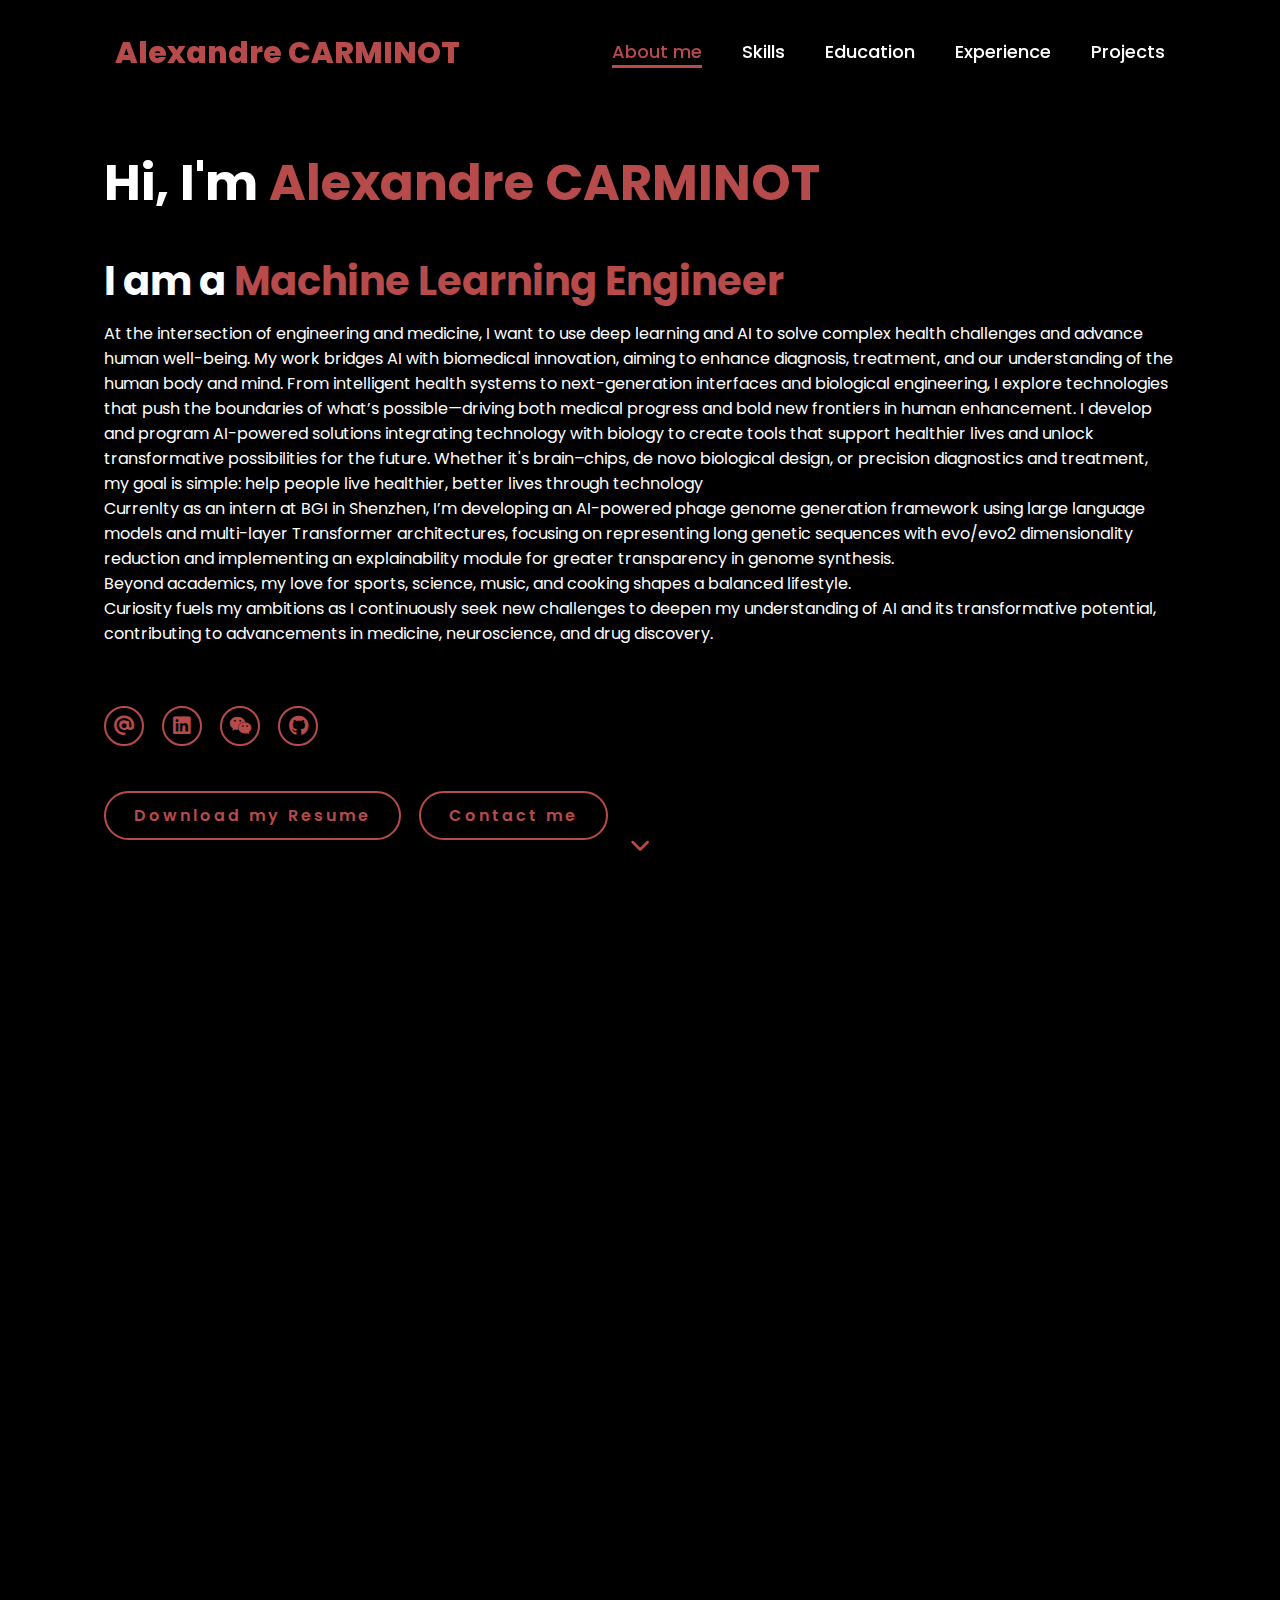
<file: index.html>
<!DOCTYPE html>
<html lang="en">

<head>
    <meta charset="UTF-8">
    <meta name="viewport" content="width=device-width, initial-scale=1.0">
    <link rel="stylesheet" href="https://cdnjs.cloudflare.com/ajax/libs/font-awesome/6.5.2/css/all.min.css">
    <link rel="icon" type="image/x-icon" href="assets/portfolio.ico">
    <link rel="stylesheet" href="style.css">
    <title>My Portfolio</title>
</head>

<body>
    <div class="hamburger-menu" style="position: absolute; top: 30px; right: 30px;">
        <div class="line"></div>
        <div class="line"></div>
        <div class="line"></div>
    </div>
    <header>
        <a href="#" class="logo">Alexandre CARMINOT</a>
        <nav>
            <a href="index.html" class="active"> About me</a>
            <a href="skills.html">Skills</a>
            <a href="education.html">Education</a>
            <a href="experience.html">Experience</a>
            <a href="projects.html">Projects</a>
        </nav>
    </header>

    <section class="full-page" id="section0">
        <div class="home-content">
            <h1>Hi, I'm <span>Alexandre CARMINOT</span></h1>
            <h3 class="typing-text">I am a <span></span></h3>
            <p>At the intersection of engineering and medicine, 
                I want to use deep learning and AI to solve complex health challenges 
                and advance human well-being. My work bridges AI with biomedical innovation,
                 aiming to enhance diagnosis, treatment, and our understanding of the human body and mind.
                  From intelligent health systems to next-generation interfaces and biological engineering,
                   I explore technologies that push the boundaries of what’s possible—driving both medical 
                   progress and bold new frontiers in human enhancement. I develop and program AI-powered solutions 
                   integrating technology with biology to create tools
                    that support healthier lives and unlock transformative possibilities for the future.
                    Whether it's brain–chips, de novo biological design, or precision diagnostics and treatment, 
                    my goal is simple: help people live healthier, better lives through technology
                <br>
                Currenlty as an intern at BGI in Shenzhen, I’m developing an AI-powered phage genome generation framework using large language models
                 and multi-layer Transformer architectures, focusing on representing long genetic sequences with evo/evo2 dimensionality reduction 
                 and implementing an explainability module for greater transparency in genome synthesis.
                <br>
               
                Beyond academics, my love for sports, science, music, and cooking shapes a balanced lifestyle.
                <br>
                Curiosity fuels my ambitions as I continuously seek new challenges to deepen my understanding of AI and
                its transformative potential, contributing to advancements in medicine, neuroscience, and drug
                discovery.
            </p>
            <div class="social-icons">
                <a href="mailto:alexandre.carminot@outlook.com"><i class="fa-brands fa-at"></i></a>
                <a href="https://www.linkedin.com/in/alexandre-carminot-0083572b1/" target="_blank"><i
                        class="fa-brands fa-linkedin"></i></a>
                <a href="#" onclick="showWeChatPopup()"><i class="fa-brands fa-weixin"></i></a>
                <a href="https://github.com/Alex-Irae" target="_blank"><i class="fa-brands fa-github"></i></a>

            </div>
            <a href="assets/my_resume.pdf" download class="btn" target="_blank">Download my Resume</a>
            <a href="#" class="btn" onclick="showContactForm()">Contact me</a>
        </div>
        <div class="scroll-down-arrow">
            <i class="fas fa-chevron-down"></i>
        </div>
    </section>

    <section class="full-page" id="section1">
        <div class="scroll-up-arrow">
            <i class="fas fa-chevron-up"></i>
        </div>
        <div class="home-content">
            <h1>Sports 🥋</h1>
            <p>
                I enjoy team sports such as football and rugby, drawn to the dynamic and competitive nature of these
                games.
                Martial arts also play a significant role in my life; I hold a red belt in Taekwondo and a brown belt in
                Judo. These practices keep me physically active while fostering discipline, respect, and perseverance,
                which offer both personal growth and fulfillment.
            </p>
        </div>
        <div class="scroll-down-arrow">
            <i class="fas fa-chevron-down"></i>
        </div>
    </section>

    <section class="full-page" id="section2">
        <div class="scroll-up-arrow">
            <i class="fas fa-chevron-up"></i>
        </div>
        <div class="home-content">
            <h1>🔭 Sciences 𓂀</h1>
            <p>Science, in all its vastness, captures my curiosity, particularly in the realms of astronomy, cosmology,
                and archaeology. These fields invite me to ponder the mysteries of the universe and the stories etched
                into the fabric of human history.I am drawn to questions that challenge our understanding of existence,
                stirring a sense of wonder about our place in the cosmos.</p>
        </div>
    </section>


    <div id="weChatPopup" class="popup" onclick="closeWeChatPopup(event)">
        <div class="popup-content">
            <button class="close-btn" onclick="closeWeChatPopup(event)">X</button>
            <img src="assets/weixinQR.png" alt="WeChat QR Code" style="width:100%">
        </div>
    </div>

    <div id="contactFormPopup" class="popup" onclick="closeContactForm(event)">
        <div class="popup-content">
            <button class="close-btn" onclick="closeContactForm(event)">X</button>
            <h2>Contact Me</h2>
            <form id="contactForm">
                <input type="text" id="name" name="name" placeholder="Name" required>
                <input type="text" id="company" name="company" placeholder="Company">
                <textarea id="interest" name="interest" rows="4" placeholder="Interest"></textarea>
                <input type="email" id="email" name="email" placeholder="Email" required>

                <button type="submit">Submit</button>
            </form>
            <div id="formMessage" style="margin-top: 10px;"></div>
        </div>
    </div>
    <script src="scripts.js"></script>
</body>

</html>
</file>
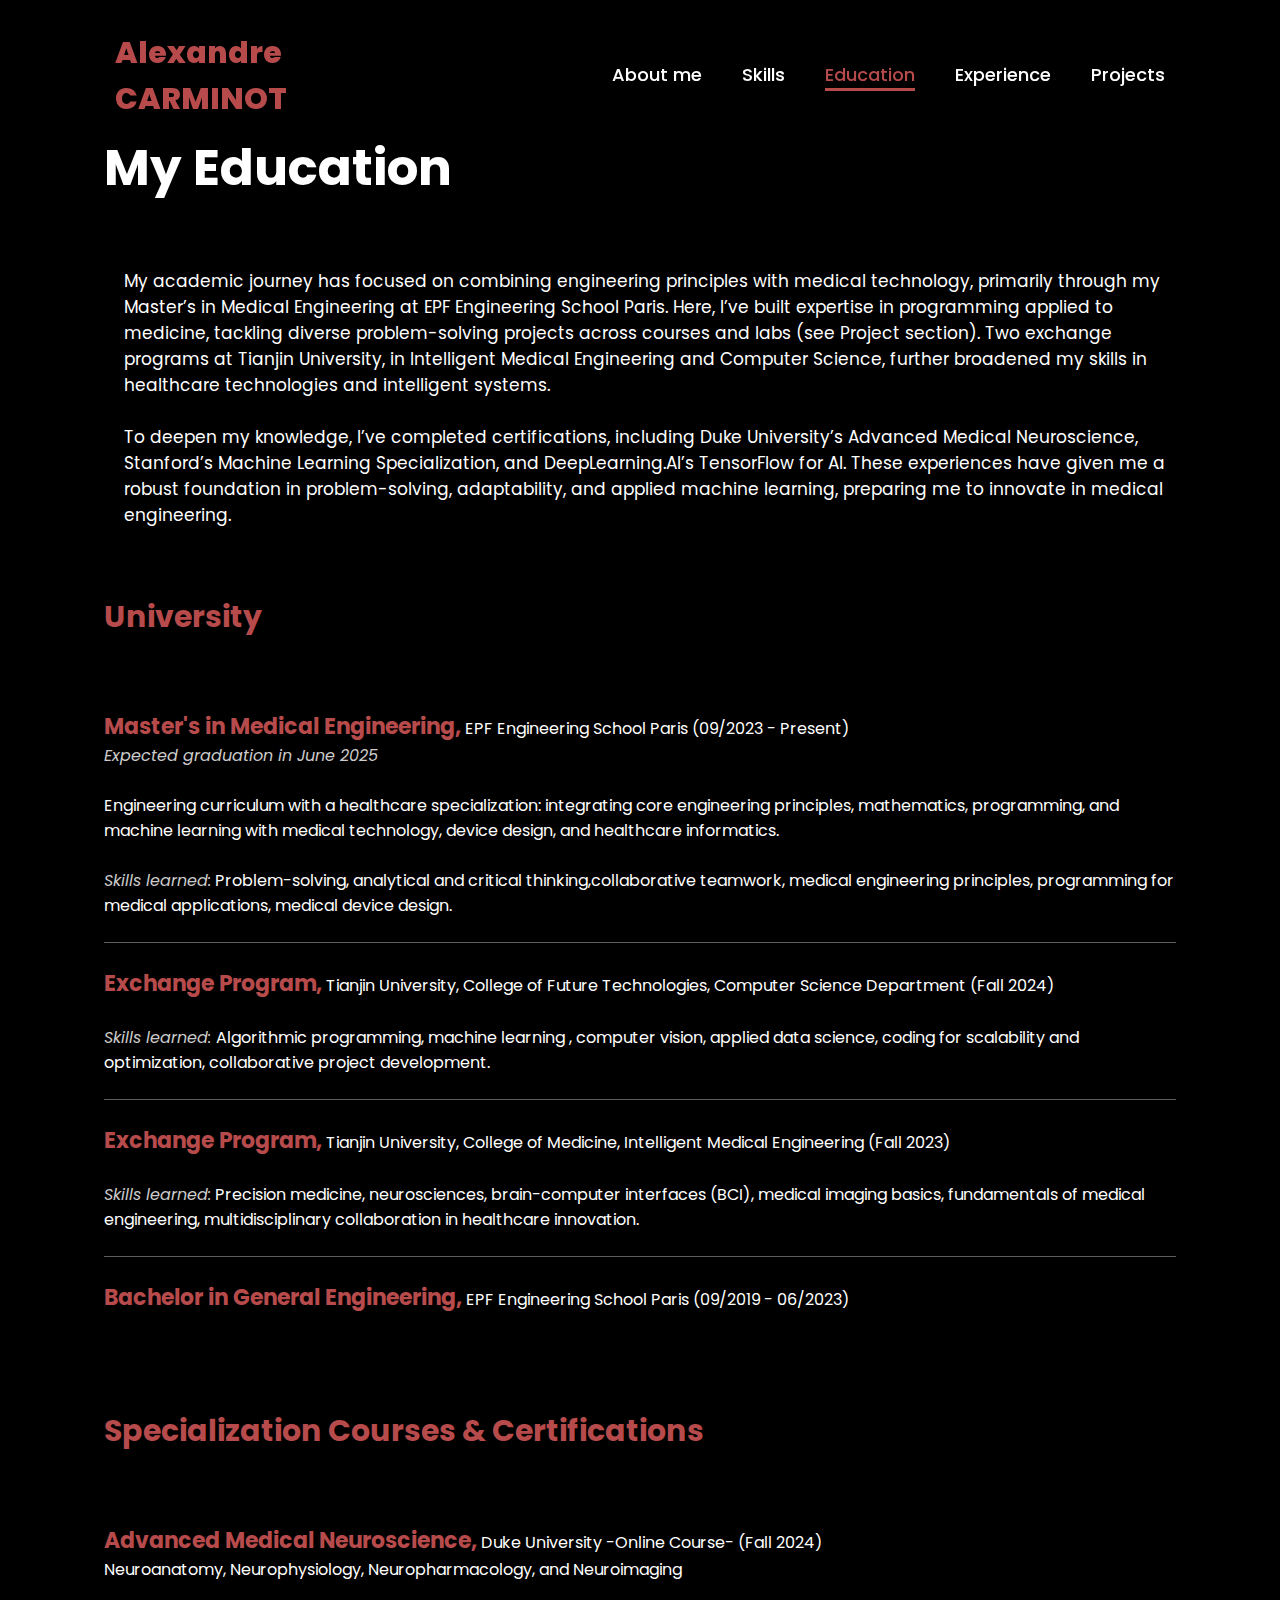
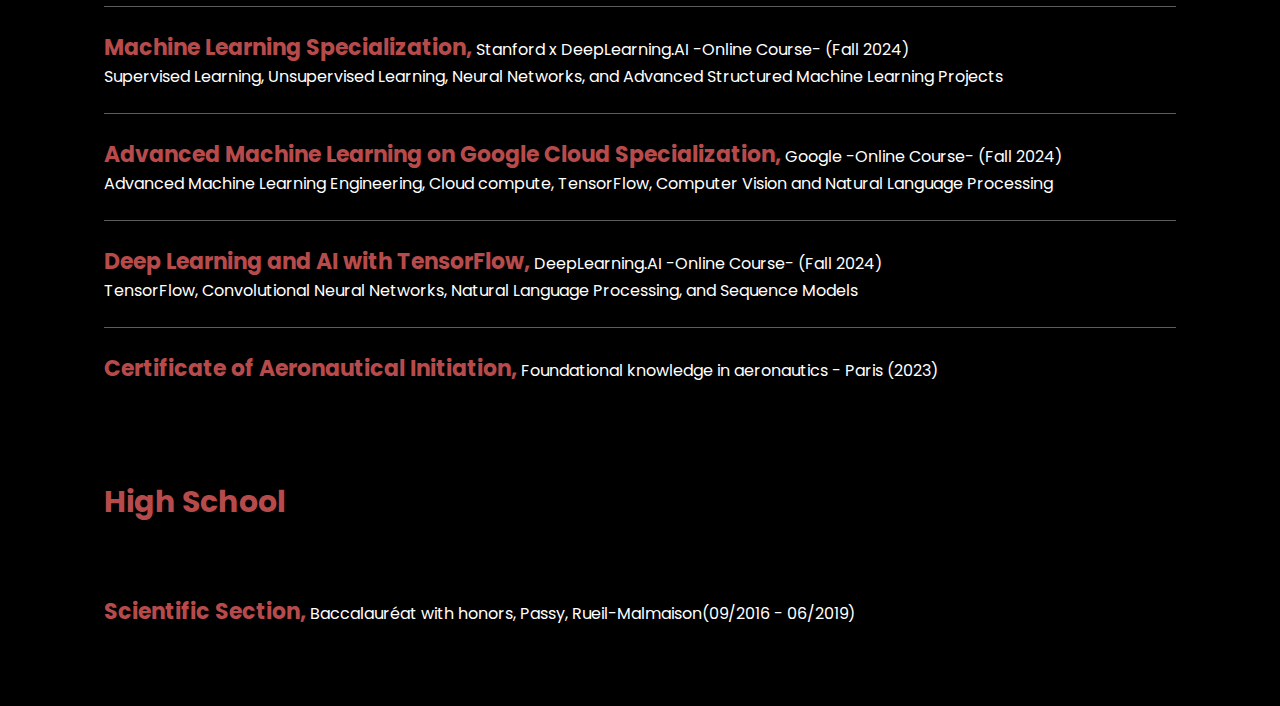
<file: education.html>
<!DOCTYPE html>
<html lang="en">

<head>
    <meta charset="UTF-8">
    <meta name="viewport" content="width=device-width, initial-scale=1.0">
    <title>Education | Alexandre Carminot</title>
    <link rel="icon" type="image/x-icon" href="assets/portfolio.ico">
    <link rel="stylesheet" href="style.css">
    <style>
        li {
            margin: 2.4rem 0;
            padding-bottom: 2.4rem;
        }
    </style>
</head>

<body>
    <div class="hamburger-menu" style="position: absolute; top: 30px; right: 30px;">
        <div class="line"></div>
        <div class="line"></div>
        <div class="line"></div>
    </div>
    <header>
        <a href="index.html" class="logo">Alexandre<br>CARMINOT</a>
        <nav>
            <a href="index.html">About me</a>
            <a href="skills.html">Skills</a>
            <a href="education.html" class="active">Education</a>
            <a href="experience.html">Experience</a>
            <a href="projects.html">Projects</a>
        </nav>
    </header>

    <section>
        <h1>My Education</h1>
        <br>
        <br>
        <div class="description">
            <p> My academic journey has focused on combining engineering principles with medical technology, primarily
                through my Master’s in Medical Engineering at EPF Engineering School Paris. Here, I’ve built expertise
                in
                programming applied to medicine, tackling diverse problem-solving projects across courses and labs (see
                Project section). Two exchange programs at Tianjin University, in Intelligent Medical Engineering and
                Computer Science, further broadened my skills in healthcare technologies and intelligent systems.
                <br> <br>
                To deepen my knowledge, I’ve completed certifications, including Duke University’s Advanced Medical
                Neuroscience, Stanford’s Machine Learning Specialization, and DeepLearning.AI’s TensorFlow for AI. These
                experiences have given me a robust foundation in problem-solving, adaptability, and applied machine
                learning, preparing me to innovate in medical engineering.
            </p>
        </div>
        <br>

        <h2>University</h2>
        <br>

        <ul>
            <li><strong>Master's in Medical Engineering,</strong> EPF Engineering School Paris (09/2023 - Present)<br><em>
                    Expected graduation in June 2025</em> <br> <br>
                Engineering curriculum with a healthcare specialization: integrating core engineering
                principles, mathematics, programming, and machine learning with medical
                technology, device design, and healthcare informatics.
                <br><br>
                <em>Skills learned:</em> Problem-solving, analytical and critical thinking,collaborative teamwork,
                medical
                engineering principles, programming for medical applications, medical device design.

            </li>
            <li> <strong>Exchange Program,</strong> Tianjin University, College of Future Technologies, Computer Science
                Department (Fall 2024)<br> <br>
                <em>Skills learned: </em>Algorithmic programming, machine learning , computer vision,
                applied data
                science, coding for scalability and optimization, collaborative project development.

            </li>
            <li> <strong>Exchange Program,</strong> Tianjin University, College of Medicine, Intelligent Medical
                Engineering (Fall 2023)<br> <br>
                <em>Skills learned:</em> Precision medicine, neurosciences, brain-computer interfaces (BCI), medical
                imaging basics, fundamentals of medical engineering, multidisciplinary collaboration in healthcare
                innovation.
            </li>
            <li><strong>Bachelor in General Engineering,</strong> EPF Engineering School Paris (09/2019 - 06/2023)</li>
        </ul>
        <br>
        <h2>Specialization Courses & Certifications</h2>
        <br>
        <ul>
            <li><strong>Advanced Medical Neuroscience,</strong> Duke University -Online Course- (Fall 2024)<br>
                Neuroanatomy, Neurophysiology, Neuropharmacology, and Neuroimaging
            </li>
            <li><strong>Machine Learning Specialization,</strong> Stanford x DeepLearning.AI -Online Course- (Fall
                2024)<br>
                Supervised Learning, Unsupervised Learning, Neural Networks, and Advanced Structured Machine Learning
                Projects
            </li>
            <li><strong>Advanced Machine Learning on Google Cloud Specialization,</strong> Google -Online Course- (Fall
                2024)<br>
                Advanced Machine Learning Engineering, Cloud compute, TensorFlow, Computer Vision and Natural Language
                Processing
            </li>
            <li><strong>Deep Learning and AI with TensorFlow,</strong> DeepLearning.AI -Online Course- (Fall 2024)<br>
                TensorFlow, Convolutional Neural Networks, Natural Language Processing, and Sequence Models
            </li>

            <li><strong>Certificate of Aeronautical Initiation,</strong> Foundational knowledge in aeronautics - Paris
                (2023)</li>
        </ul>
        <br>
        <h2>High School</h2>
        <br>
        <ul>
            <li><strong>Scientific Section,</strong> Baccalauréat with honors, Passy, Rueil-Malmaison(09/2016 -
                06/2019)
            </li>
        </ul>
    </section>
    <script src="scripts.js"></script>
</body>

</html>
</file>
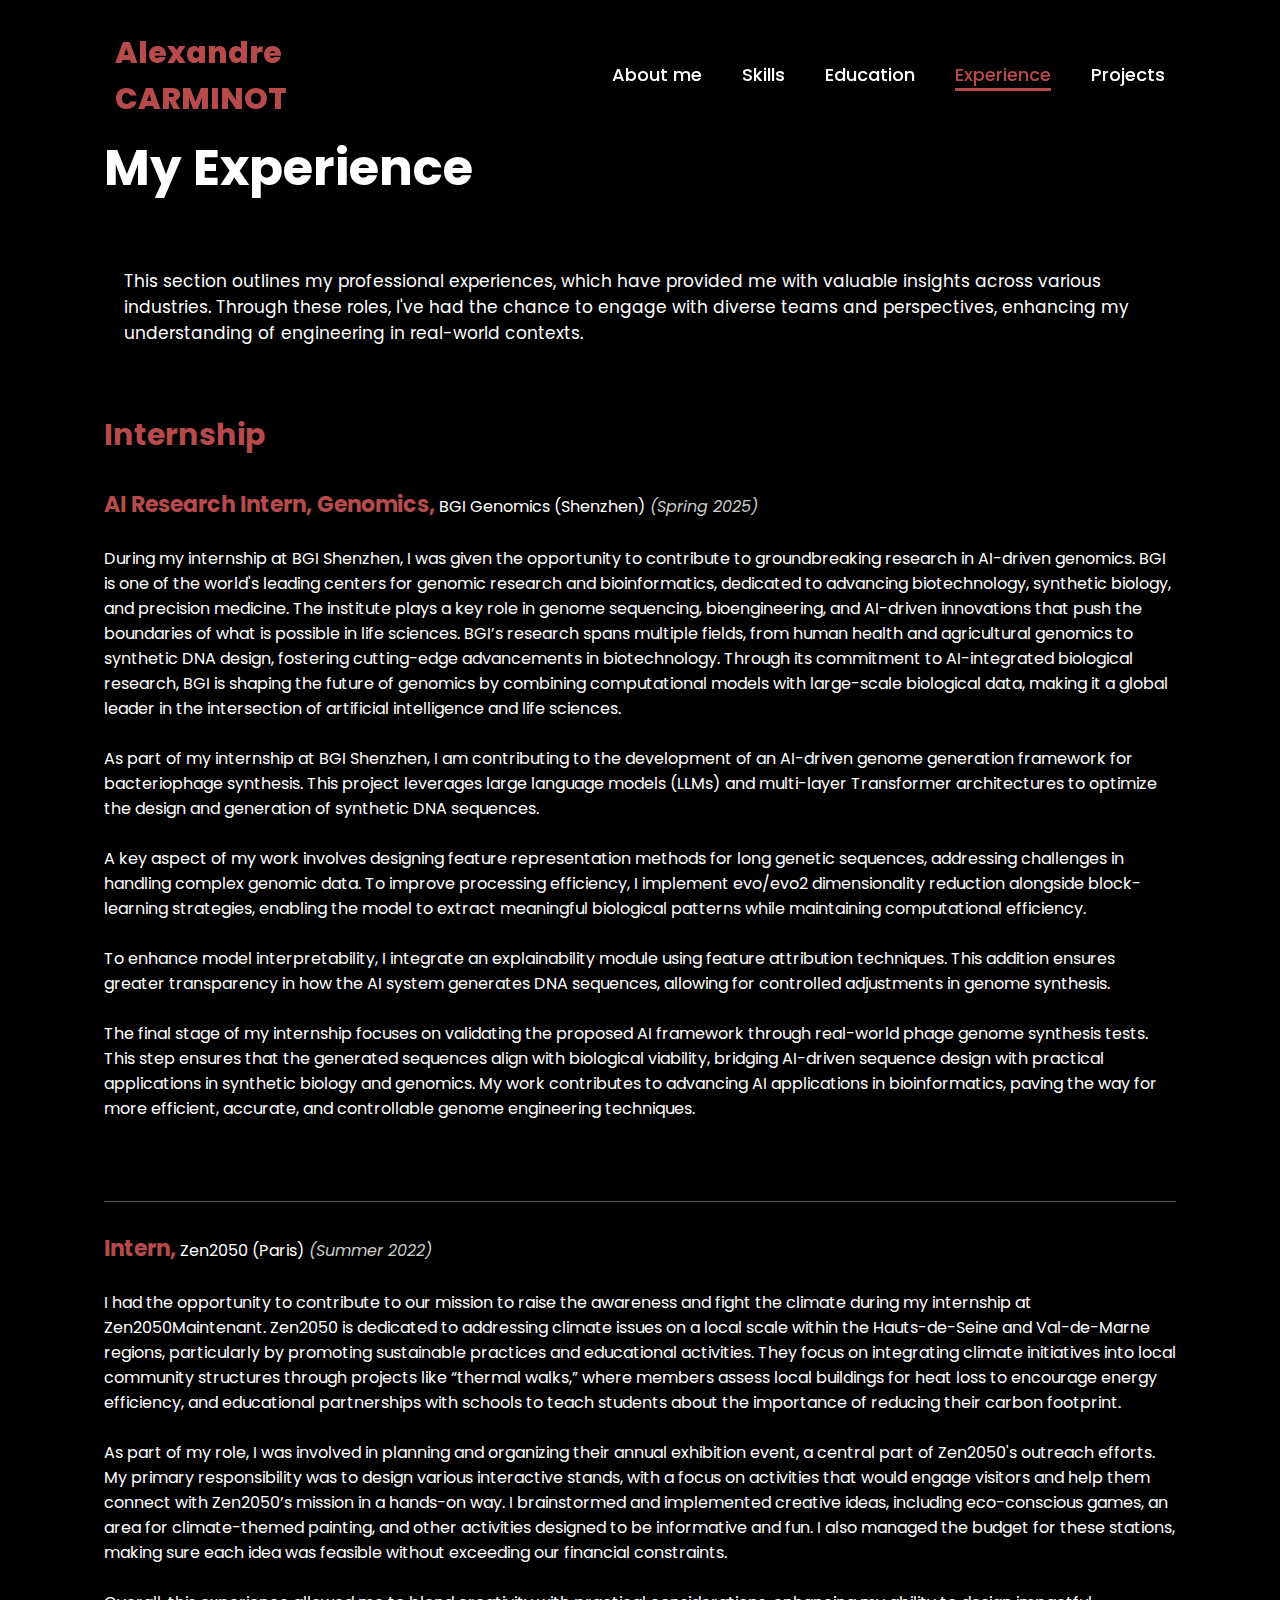
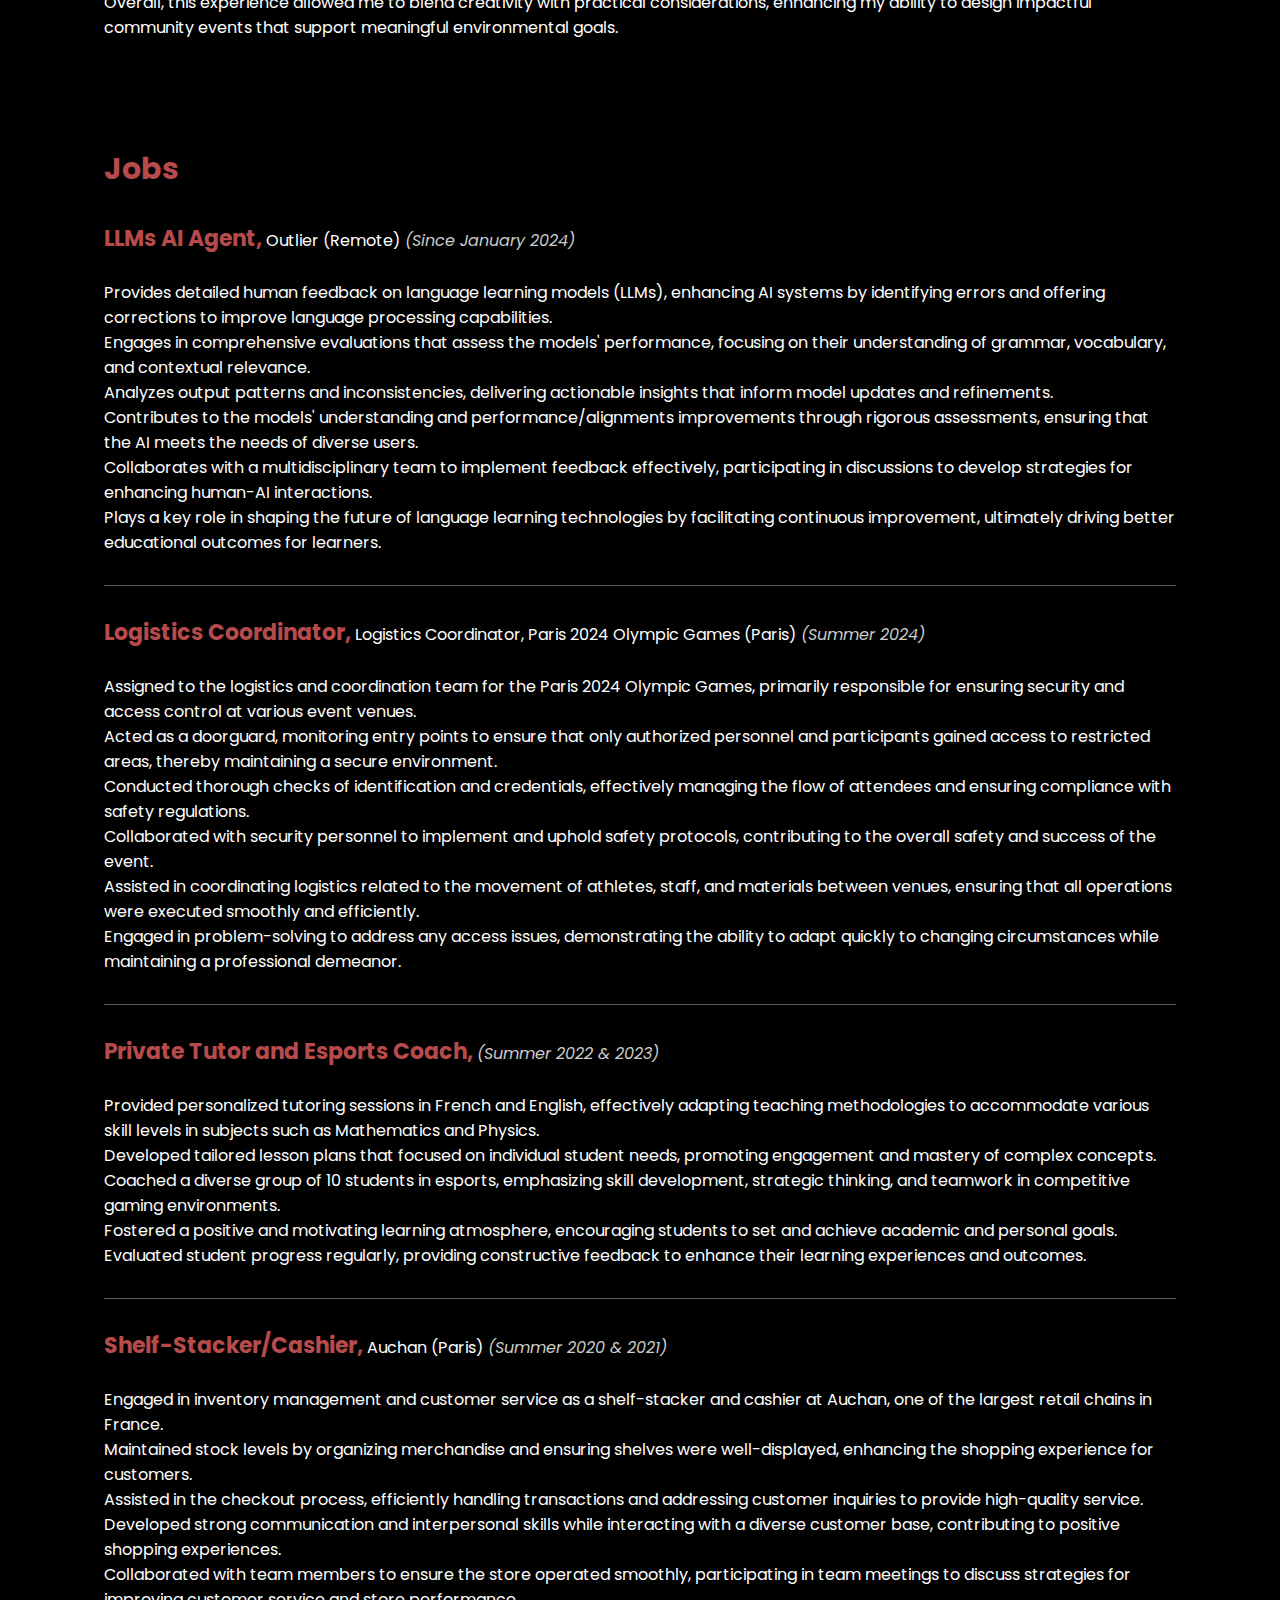
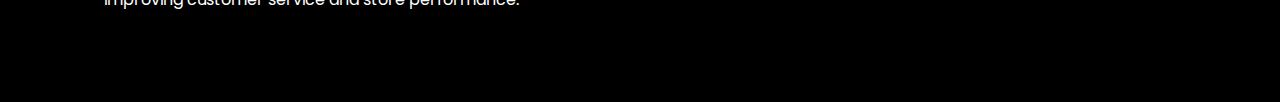
<file: experience.html>
<!DOCTYPE html>
<html lang="en">

<head>
    <meta charset="UTF-8">
    <meta name="viewport" content="width=device-width, initial-scale=1.0">
    <title>Experience | Alexandre Carminot</title>
    <link rel="icon" type="image/x-icon" href="assets/portfolio.ico">
    <link rel="stylesheet" href="style.css">

</head>

<body>
    <div class="hamburger-menu" style="position: absolute; top: 30px; right: 30px;">
        <div class="line"></div>
        <div class="line"></div>
        <div class="line"></div>
    </div>
    <header>
        <a href="index.html" class="logo">Alexandre<br>CARMINOT</a>
        <nav>
            <a href="index.html">About me</a>
            <a href="skills.html">Skills</a>
            <a href="education.html">Education</a>
            <a href="experience.html" class="active">Experience</a>
            <a href="projects.html">Projects</a>
        </nav>
    </header>

    <section>
        <h1>My Experience</h1>
        <br>
        <br>
        <div class="description">
            <p>This section outlines my professional experiences, which have provided me with valuable insights across
                various industries. Through these roles, I've had the chance to engage with diverse teams and
                perspectives,
                enhancing my understanding of engineering in real-world contexts.</p>
        </div>
        <br>
        <h2>Internship</h2>
        <ul>
            <li>
                <strong>AI Research Intern, Genomics,</strong> BGI Genomics (Shenzhen) <em>(Spring 2025)</em><br><br>

                During my internship at BGI Shenzhen, I was given the opportunity to contribute to groundbreaking research in AI-driven genomics. 
                BGI  is one of the world's leading centers for genomic research and bioinformatics, 
                dedicated to advancing biotechnology, synthetic biology, and precision medicine. 
                The institute plays a key role in genome sequencing, bioengineering,
                and AI-driven innovations that push the boundaries of what is possible in life sciences.
                BGI’s research spans multiple fields, from human health and agricultural genomics to synthetic DNA design, 
                fostering cutting-edge advancements in biotechnology. Through its commitment to AI-integrated biological research,
                BGI is shaping the future of genomics by combining computational models with large-scale biological data, 
                making it a global leader in the intersection of artificial intelligence and life sciences.
                <br> <br>
                As part of my internship at BGI Shenzhen, I am contributing to the development of an AI-driven genome generation framework
                for bacteriophage synthesis. This project leverages large language models (LLMs)
                and multi-layer Transformer architectures to optimize the design and generation of synthetic DNA sequences.
                <br><br>
                A key aspect of my work involves designing feature representation methods for long genetic sequences,
                addressing challenges in handling complex genomic data. To improve processing efficiency,
                I implement evo/evo2 dimensionality reduction alongside block-learning strategies, 
                enabling the model to extract meaningful biological patterns while maintaining computational efficiency.
                <br><br>
                To enhance model interpretability, I integrate an explainability module using feature
                attribution techniques. This addition ensures greater transparency in how the 
                AI system generates DNA sequences, allowing for controlled adjustments in genome synthesis.
                <br><br>
                The final stage of my internship focuses on validating the proposed AI framework through
                real-world phage genome synthesis tests. This step ensures that the generated sequences
                align with biological viability, bridging AI-driven sequence design with practical applications
                in synthetic biology and genomics. My work contributes to advancing AI applications in bioinformatics,
                paving the way for more efficient, accurate, and controllable genome engineering techniques.
                <br> <br><br>

            </li>
            <li>
                <strong>Intern,</strong> Zen2050 (Paris) <em>(Summer 2022)</em><br><br>

                I had the opportunity to contribute to our mission to raise the awareness and fight the climate during
                my internship at
                Zen2050Maintenant.
                Zen2050 is dedicated to addressing climate issues on a local scale within the
                Hauts-de-Seine and Val-de-Marne regions, particularly by promoting sustainable practices and educational
                activities. They focus on integrating climate initiatives into local community structures through
                projects like “thermal walks,” where members assess local buildings for heat loss to encourage energy
                efficiency, and educational partnerships with schools to teach students about the importance of reducing
                their carbon footprint​.
                <br> <br>
                As part of my role, I was involved in planning and organizing their annual exhibition event, a central
                part of Zen2050's outreach efforts. My primary responsibility was to design various interactive stands,
                with a focus on activities that would engage visitors and help them connect with Zen2050’s mission in a
                hands-on way. I brainstormed and implemented creative ideas, including eco-conscious games, an area for
                climate-themed painting, and other activities designed to be informative and fun. I also managed the
                budget for these stations, making sure each idea was feasible without exceeding our financial
                constraints.
                <br> <br>
                Overall, this experience allowed me to blend creativity with practical considerations, enhancing my
                ability to design impactful community events that support meaningful environmental goals.

            </li>
        </ul>
        <br>
        <h2>Jobs</h2>

        <ul>
            <li>
                <strong>LLMs AI Agent,</strong> Outlier (Remote) <em>(Since January 2024)</em><br><br>

                Provides detailed human feedback on language learning models (LLMs), enhancing AI systems by identifying
                errors and offering corrections to improve language processing capabilities.<br>
                Engages in comprehensive evaluations that assess the models' performance, focusing on their
                understanding of grammar, vocabulary, and contextual relevance.<br>
                Analyzes output patterns and inconsistencies, delivering actionable insights that inform model updates
                and refinements.<br>
                Contributes to the models' understanding and performance/alignments improvements through rigorous
                assessments, ensuring that the AI meets the needs of diverse users.<br>
                Collaborates with a multidisciplinary team to implement feedback effectively, participating in
                discussions to develop strategies for enhancing human-AI interactions.<br>
                Plays a key role in shaping the future of language learning technologies by facilitating continuous
                improvement, ultimately driving better educational outcomes for learners.<br>
            </li>

            <li>
                <strong>Logistics Coordinator,</strong> Logistics Coordinator, Paris 2024 Olympic Games (Paris)
                <em>(Summer 2024)</em><br><br>

                Assigned to the logistics and coordination team for the Paris 2024 Olympic Games, primarily responsible
                for ensuring security and access control at various event venues.<br>
                Acted as a doorguard, monitoring entry points to ensure that only authorized personnel and participants
                gained access to restricted areas, thereby maintaining a secure environment.<br>
                Conducted thorough checks of identification and credentials, effectively managing the flow of attendees
                and ensuring compliance with safety regulations.<br>
                Collaborated with security personnel to implement and uphold safety protocols, contributing to the
                overall safety and success of the event.<br>
                Assisted in coordinating logistics related to the movement of athletes, staff, and materials between
                venues, ensuring that all operations were executed smoothly and efficiently.<br>
                Engaged in problem-solving to address any access issues, demonstrating the ability to adapt quickly to
                changing circumstances while maintaining a professional demeanor.<br>
            </li>

            <li>
                <strong>Private Tutor and Esports Coach,</strong> <em>(Summer 2022 & 2023)</em><br><br>

                Provided personalized tutoring sessions in French and English, effectively adapting teaching
                methodologies to accommodate various skill levels in subjects such as Mathematics and Physics.<br>
                Developed tailored lesson plans that focused on individual student needs, promoting engagement and
                mastery of complex concepts.<br>
                Coached a diverse group of 10 students in esports, emphasizing skill development, strategic thinking,
                and teamwork in competitive gaming environments.<br>
                Fostered a positive and motivating learning atmosphere, encouraging students to set and achieve academic
                and personal goals.<br>
                Evaluated student progress regularly, providing constructive feedback to enhance their learning
                experiences and outcomes.<br>

            </li>

            <li>
                <strong>Shelf-Stacker/Cashier,</strong> Auchan (Paris) <em>(Summer 2020 & 2021)</em><br><br>

                Engaged in inventory management and customer service as a shelf-stacker and cashier at Auchan, one of
                the largest retail chains in France.<br>
                Maintained stock levels by organizing merchandise and ensuring shelves were well-displayed, enhancing
                the shopping experience for customers.<br>
                Assisted in the checkout process, efficiently handling transactions and addressing customer inquiries to
                provide high-quality service.<br>
                Developed strong communication and interpersonal skills while interacting with a diverse customer base,
                contributing to positive shopping experiences.<br>
                Collaborated with team members to ensure the store operated smoothly, participating in team meetings to
                discuss strategies for improving customer service and store performance.<br>

            </li>


        </ul>
    </section>
    <script src="scripts.js"></script>
</body>

</html>
</file>
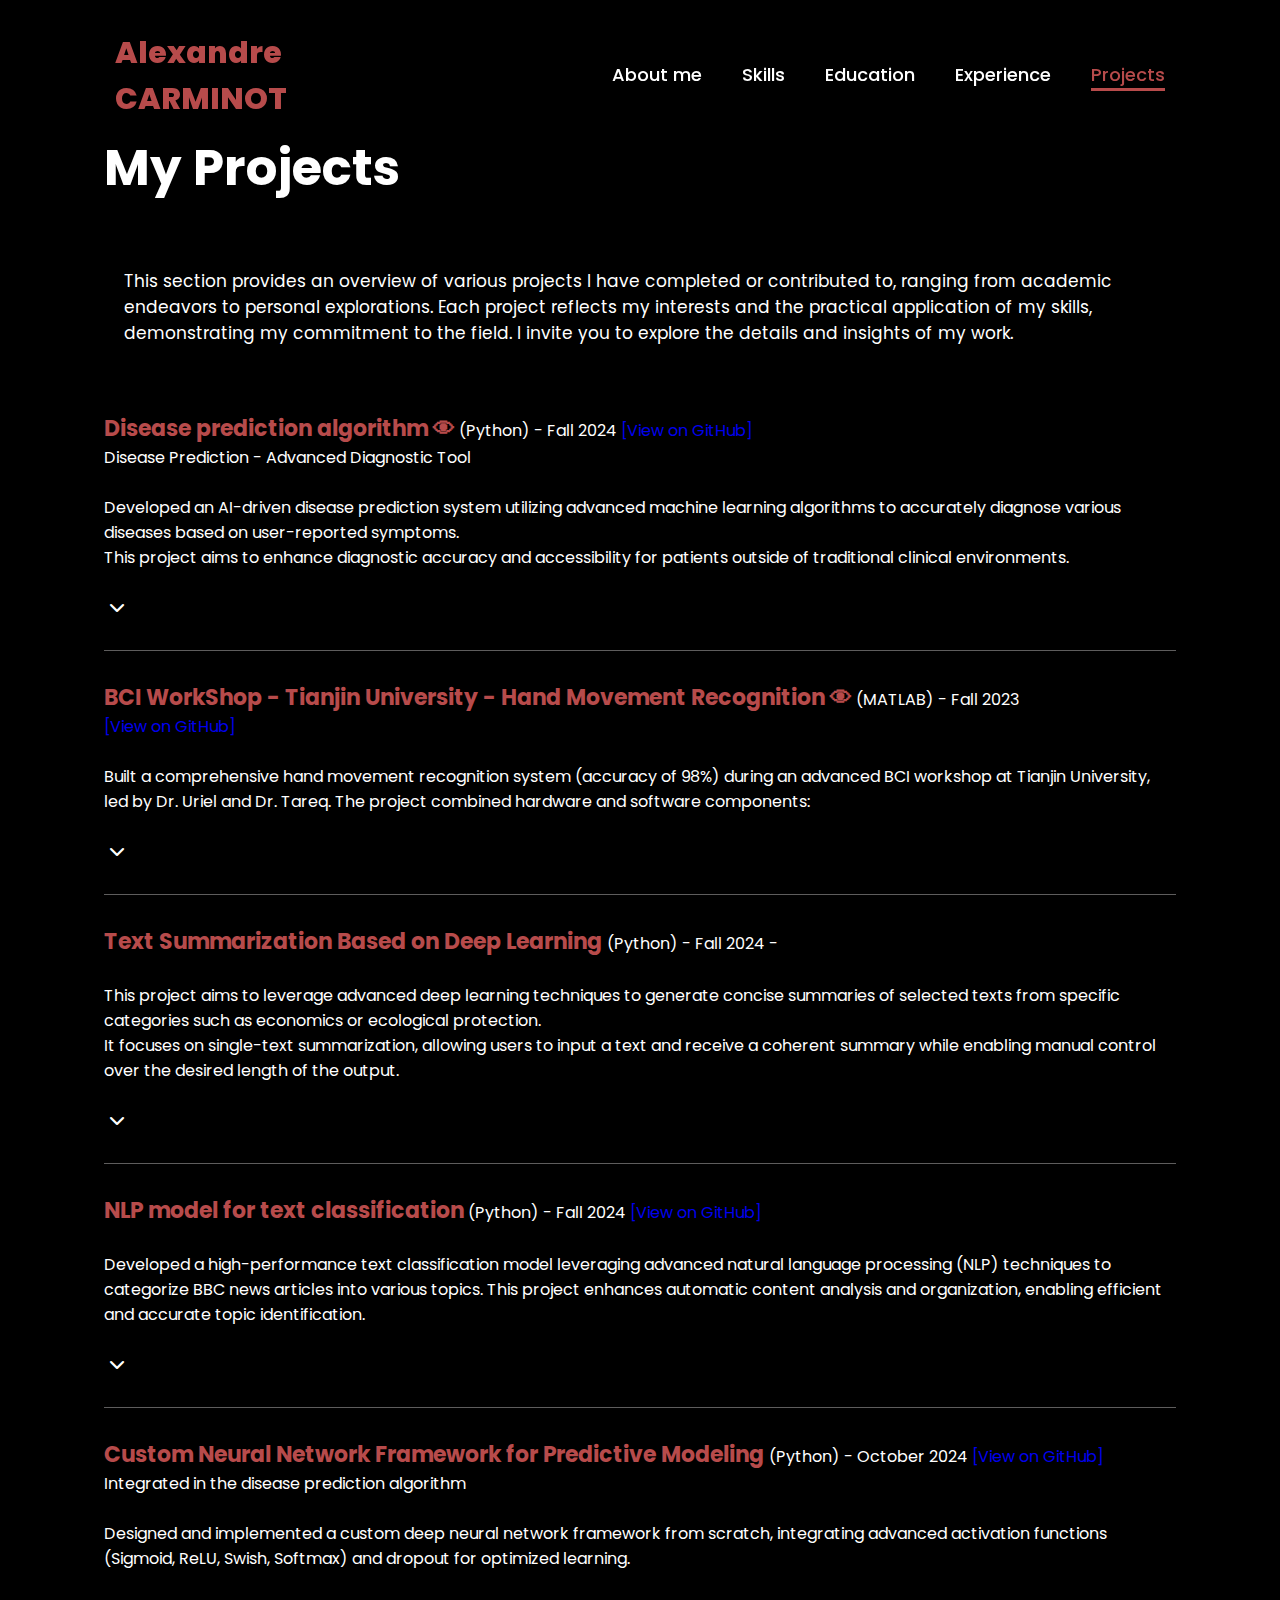
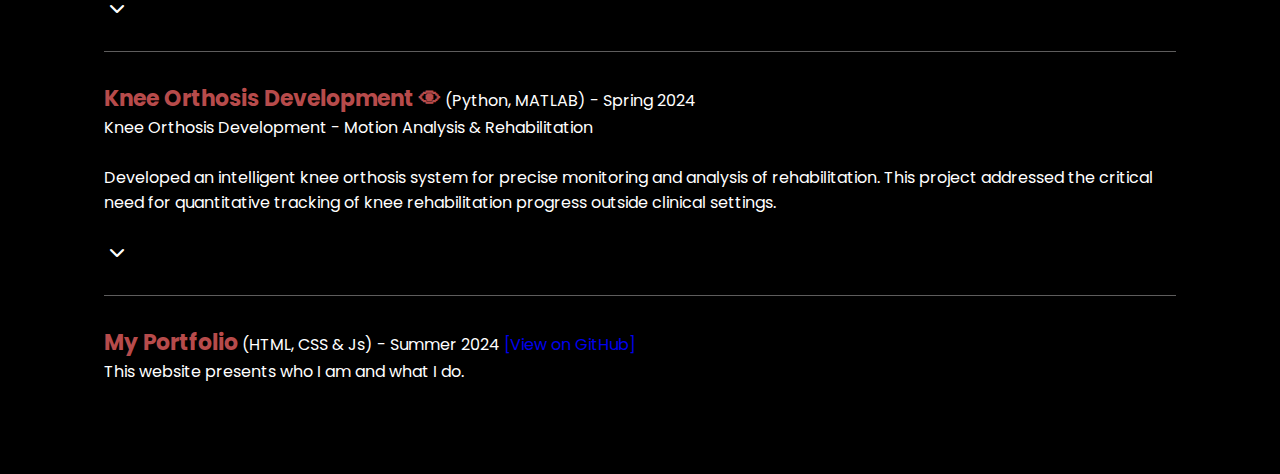
<file: projects.html>
<!DOCTYPE html>
<html lang="en">

<head>
    <meta charset="UTF-8">
    <meta name="viewport" content="width=device-width, initial-scale=1.0">
    <link rel="stylesheet" href="https://cdnjs.cloudflare.com/ajax/libs/font-awesome/6.5.2/css/all.min.css">
    <title>Projects | Alexandre Carminot</title>
    <link rel="icon" type="image/x-icon" href="assets/portfolio.ico">
    <link rel="stylesheet" href="style.css">
</head>

<body>
    <div class="hamburger-menu" style="position: absolute; top: 30px; right: 30px;">
        <div class="line"></div>
        <div class="line"></div>
        <div class="line"></div>
    </div>
    <header>
        <a href="index.html" class="logo">Alexandre<br>CARMINOT</a>
        <nav>
            <a href="index.html">About me</a>
            <a href="skills.html">Skills</a>
            <a href="education.html">Education</a>
            <a href="experience.html">Experience</a>
            <a href="projects.html" class="active">Projects</a>
        </nav>
    </header>

    <section>
        <h1>My Projects</h1>
        <br>
        <br>
        <div class="description">
            <p>This section provides an overview of various projects I have completed or contributed to, ranging from
                academic endeavors to personal explorations. Each project reflects my interests and the practical
                application of my skills, demonstrating my commitment to the field. I invite you to explore the details
                and
                insights of my work. </p>
        </div>
        <br>
        <ul>
            <li>
                <strong
                    onclick="openModal(['assets/dispred (2).png','assets/dispred (3).png','assets/dispred (4).png','assets/dispred (5).png','assets/dispred (1).png'])">
                    Disease prediction algorithm 👁</strong> (Python) - Fall 2024
                <a href="https://github.com/Alex-Irae/DiseasePrediction" target="_blank"> [View on GitHub]</a><br>
                Disease Prediction - Advanced Diagnostic Tool<br>&nbsp&nbsp&nbsp&nbsp <br>
                Developed an AI-driven disease prediction system utilizing advanced machine learning algorithms to
                accurately diagnose various diseases based on user-reported symptoms. <br>This project aims to enhance
                diagnostic accuracy and accessibility for patients outside of traditional clinical environments.<br>
                &nbsp&nbsp&nbsp&nbsp<br>
                <div class="description" style="display: none;">

                    Technical Implementation:<br>

                    &nbsp&nbsp&nbsp&nbsp - Implemented a neural network architecture featuring a combination of Sigmoid,
                    ReLU, Swish, and Softmax activation functions, achieving optimal prediction accuracy.<br>
                    &nbsp&nbsp&nbsp&nbsp - Employed data augmentation techniques like SMOTE to handle class imbalance in
                    the
                    dataset.<br>
                    &nbsp&nbsp&nbsp&nbsp - Utilized Optuna for hyperparameter optimization, enhancing model
                    performance.<br>&nbsp&nbsp&nbsp&nbsp<br>
                    Research & Development:<br>

                    &nbsp&nbsp&nbsp&nbsp - Conducted extensive data preprocessing and feature engineering to enhance
                    model training performance.<br>
                    &nbsp&nbsp&nbsp&nbsp - Analyzed model performance across various algorithms, including XGBoost, SVM,
                    and
                    Logistic Regression.<br>
                    &nbsp&nbsp&nbsp&nbsp - Validated model predictions on unseen data to ensure robustness and
                    reliability.<br>&nbsp&nbsp&nbsp&nbsp<br>
                    Key Features:<br>

                    &nbsp&nbsp&nbsp&nbsp - Achieved 96% accuracy in predicting diseases based on symptoms,
                    demonstrating robust response capabilities to noise in input data.<br>
                    &nbsp&nbsp&nbsp&nbsp - User-friendly interface for symptom input and disease prediction results.<br>
                    &nbsp&nbsp&nbsp&nbsp - Continuous model improvement through ongoing training with new data.<br>
                    &nbsp&nbsp&nbsp&nbsp - Documentation and guidelines for users to refine the model and provide
                    feedback.<br>&nbsp&nbsp&nbsp&nbsp<br>
                    Results:
                    <br>
                    &nbsp&nbsp&nbsp&nbsp - Achieved exceptional model performance with high accuracy and reliability
                    without
                    overfitting.<br>
                    &nbsp&nbsp&nbsp&nbsp -Developed a framework for real-time disease prediction and monitoring.<br>
                    &nbsp&nbsp&nbsp&nbsp -Established a foundation for future enhancements, including a recommendation
                    system for personalized
                    healthcare.<br>
                    &nbsp&nbsp&nbsp&nbsp<br>
                    Impact: <br>&nbsp&nbsp&nbsp&nbspThe system empowers users to receive timely health assessments and
                    potential diagnoses, facilitating proactive healthcare management and improving access to medical
                    guidance outside clinical settings.
                </div>

                <i class="fas fa-chevron-down arrow" onclick="toggleDescription(this)"></i>
            </li>
            <li>
                <strong onclick="openModal(['assets/hand2.jpg','assets/hand3.png','assets/hand.jpg'])">
                    BCI WorkShop - Tianjin University - Hand Movement Recognition 👁</strong> (MATLAB) - Fall 2023
                <a href="https://github.com/Alex-Irae/Hand_Movement_Recognition" target="_blank"><br>[View on
                    GitHub]</a><br><br>
                Built a comprehensive hand movement recognition system (accuracy of 98%) during an advanced BCI workshop
                at Tianjin
                University, led by Dr. Uriel and Dr. Tareq. The project combined hardware and software components:<br>
                &nbsp&nbsp&nbsp&nbsp<br>
                <div class="description" style="display: none;">
                    Hardware Implementation:<br>
                    &nbsp&nbsp&nbsp&nbsp- Designed data collection system using Arduino Mega 2560, extension gauges, and
                    accelerometers<br>
                    &nbsp&nbsp&nbsp&nbsp- Created a sensor-equipped glove to capture precise finger movements and
                    orientations<br>
                    &nbsp&nbsp&nbsp&nbsp- Integrated servo motors for movement reproduction<br>&nbsp&nbsp&nbsp&nbsp <br>

                    Software Development:<br>
                    &nbsp&nbsp&nbsp&nbsp- Developed AI model to recognize 6 distinct movement patterns:<br>
                    &nbsp&nbsp&nbsp&nbsp&nbsp&nbsp&nbsp&nbsp&nbsp&nbsp&nbsp&nbsp&nbsp&nbsp&nbsp&nbsp• 2 Static patterns
                    (open/closed positions)<br>
                    &nbsp&nbsp&nbsp&nbsp&nbsp&nbsp&nbsp&nbsp&nbsp&nbsp&nbsp&nbsp&nbsp&nbsp&nbsp&nbsp• 4 Dynamic patterns
                    (opening/closing, lateral movement, arm rotation, hand
                    closure)<br>
                    &nbsp&nbsp&nbsp&nbsp- Trained the model using 70/30 split methodology with 5000+ iterations<br>
                    &nbsp&nbsp&nbsp&nbsp- Implemented real-time pattern recognition for immediate movement
                    classification<br>
                    &nbsp&nbsp&nbsp&nbsp- Created a complete information-processing chain: sensor input → pattern
                    recognition → motor control.<br>
                    &nbsp&nbsp&nbsp&nbsp <br>
                    Results:<br>
                    Successfully developed a system capable of recognizing and reproducing complex hand movements in
                    real-time with an accuracy of 98%, demonstrating practical applications in human-computer
                    interaction and gesture control
                    systems.
                </div>

                <i class="fas fa-chevron-down arrow" onclick="toggleDescription(this)"></i>
            </li>
            <li>
                <strong>
                    Text Summarization Based on Deep Learning </strong> (Python) - Fall 2024 - <br><br>
                This project aims to leverage advanced deep learning
                techniques to generate concise summaries of selected texts from specific categories such as economics or
                ecological protection. <br>
                It focuses on single-text summarization, allowing users to input a text
                and receive a coherent summary while enabling manual control over the desired length of the
                output.<br><br>
                <div class="description" style="display: none;">
                    Key features :<br>

                    &nbsp&nbsp&nbsp&nbsp- Input and Output: The system accepts a single piece of text and produces a
                    summarized result, enhancing the efficiency of information consumption.<br>
                    &nbsp&nbsp&nbsp&nbsp- Text Categorization: Users can select texts from predefined categories,
                    ensuring relevance and accuracy in summarization.<br>
                    &nbsp&nbsp&nbsp&nbsp- Length Control: Users can manually specify the approximate length of the
                    summary, allowing for tailored outputs to fit various use cases.<br>
                    &nbsp&nbsp&nbsp&nbsp- Result Evaluation: The project incorporates evaluation metrics such as
                    Distinct-n and Perplexity to assess the quality of the generated summaries, ensuring they meet
                    established standards.<br>
                    &nbsp&nbsp&nbsp&nbsp- Model Repository: The project utilizes state-of-the-art open-source models,
                    including Pegasus, available from various model repositories like Hugging Face and ModelScope.<br>
                    &nbsp&nbsp&nbsp&nbsp- Parameter Tuning: A thorough understanding of the main parameters is included,
                    allowing for effective tuning and optimization of model performance.
                </div>

                <i class="fas fa-chevron-down arrow" onclick="toggleDescription(this)"></i>
            </li>
            

            <li>
                <strong onclick="openModal(['assests/NLP_metrics.png'])">
                    NLP model for text classification</strong> (Python) - Fall 2024
                <a href="https://github.com/Alex-Irae/NLP_Text_Classifier" target="_blank">[View on GitHub]</a><br><br>
                Developed a high-performance text classification model leveraging advanced natural language processing
                (NLP) techniques to categorize BBC news articles into various topics. This project enhances automatic
                content analysis and organization, enabling efficient and accurate topic identification.<br><br>
                <div class="description" style="display: none;">
                    Technical Implementation:<br>
                    &nbsp&nbsp&nbsp&nbsp- Architecture: Designed a neural network with layers using ReLU, Swish, and
                    Softmax activations for
                    effective feature learning and classification.<br>
                    &nbsp&nbsp&nbsp&nbsp- Data Processing: Preprocessed text with tokenization, padding to equal length,
                    and stemming to
                    reduce vocabulary size. Implemented TF-IDF vectorization for feature extraction.<br>
                    &nbsp&nbsp&nbsp&nbsp- Optimization: Used Optuna for hyperparameter tuning on dropout rate, learning
                    rate, and batch size,
                    enhancing both accuracy and training efficiency.<br>
                    Research & Development:<br>
                    &nbsp&nbsp&nbsp&nbsp- Comparison: Benchmarked neural network performance against Random Forest,
                    Logistic Regression, and
                    SVM models, validating model selection for best performance.<br>
                    &nbsp&nbsp&nbsp&nbsp- Validation: Conducted k-fold cross-validation and split testing to ensure
                    model generalization on
                    unseen data.<br>
                    Key Features:<br>
                    &nbsp&nbsp&nbsp&nbsp- Accuracy: Achieved 94% accuracy in categorizing articles into topics.<br>
                    &nbsp&nbsp&nbsp&nbsp- Scalability: Designed pipeline to allow for easy model retraining with new
                    data or labels.<br>
                    &nbsp&nbsp&nbsp&nbsp- Documentation: Provided setup guides for reproducibility and model
                    enhancement.<br>
                    Results:<br>
                    &nbsp&nbsp&nbsp&nbsp- Performance: Attained high accuracy with regularization to prevent
                    overfitting.<br>
                    &nbsp&nbsp&nbsp&nbsp- Scalability: Framework extensible for additional languages and sources.
                </div>

                <i class="fas fa-chevron-down arrow" onclick="toggleDescription(this)"></i>
            </li>

            <li>
                <strong>
                    Custom Neural Network Framework for Predictive Modeling </strong> (Python) - October 2024
                <a href="https://github.com/Alex-Irae/Artificial-neural-Network/tree/main" target="_blank">[View on
                    GitHub]</a> <br>
                Integrated in the disease prediction algorithm<br><br>
                Designed and implemented a custom deep neural network framework from scratch, integrating advanced
                activation functions (Sigmoid, ReLU, Swish, Softmax) and dropout for optimized learning. <br>
                <br>
                <div class="description" style="display: none;">
                    The framework supports variable layers and hyperparameter adjustments, enabling diverse applications
                    across complex prediction tasks. Key improvements included efficient backpropagation, loss function
                    flexibility (MSE, MAE, Cross-Entropy), and streamlined training through batch processing, making the
                    model robust for real-world, high-dimensional datasets.
                    <br><br>

                    Technical Implementation:<br>
                    &nbsp&nbsp&nbsp&nbsp- Developed multi-layer neural network with dynamic layer configuration,
                    leveraging dropout and backpropagation for minimized error rates. <br>
                    &nbsp&nbsp&nbsp&nbsp- Custom loss functions allow
                    versatile problem-solving.<br>
                    Research & Development: <br>
                    &nbsp&nbsp&nbsp&nbsp- Conducted rigorous data validation, feature engineering, and hyperparameter
                    tuning for optimal performance.<br>
                    Key Features:<br>
                    &nbsp&nbsp&nbsp&nbsp- Realized flexibility in activation and loss functions, achieving robust model
                    performance suitable for classification and regression tasks.<br>
                    Results: <br>
                    &nbsp&nbsp&nbsp&nbsp- Validated against synthetic and real datasets, achieving high accuracy without
                    overfitting.<br>
                    Impact: <br>
                    &nbsp&nbsp&nbsp&nbsp- Provides a foundation for adaptable and efficient predictive models,
                    potentially enhancing
                    capabilities in fields such as healthcare diagnostics, financial forecasting, and BCI research.<br>
                </div>

                <i class="fas fa-chevron-down arrow" onclick="toggleDescription(this)"></i>
            </li>

            <li>
                <strong onclick="openModal(['assets/ort.png','assets/ort2.png','assets/ort3.png',])">
                    Knee Orthosis Development 👁</strong> (Python, MATLAB) - Spring 2024<br>
                Knee Orthosis Development - Motion Analysis & Rehabilitation<br><br>
                Developed an intelligent knee orthosis system for precise monitoring and analysis of rehabilitation.
                This
                project addressed the critical need for quantitative tracking of knee rehabilitation progress outside
                clinical settings.<br> <br>
                <div class="description" style="display: none;">
                    Technical Implementation:<br>
                    &nbsp&nbsp&nbsp&nbsp- Integrated Inertial Measurement Units (IMUs) into a knee orthosis for
                    real-time
                    motion tracking<br>
                    &nbsp&nbsp&nbsp&nbsp- Developed algorithms to accurately measure knee flexion angles and movement
                    patterns<br>
                    &nbsp&nbsp&nbsp&nbsp- Created data transformation pipeline to convert raw sensor data into
                    clinically
                    relevant metrics<br>
                    &nbsp&nbsp&nbsp&nbsp- Validated system accuracy through Motion Lab testing using Vicon motion
                    capture
                    system<br>
                    &nbsp&nbsp&nbsp&nbsp <br>
                    Research & Development:<br>
                    &nbsp&nbsp&nbsp&nbsp- Conducted comprehensive motion analysis in MotionLab environment.<br>
                    &nbsp&nbsp&nbsp&nbsp- Performed comparative analysis between IMU data and Vicon reference system<br>
                    &nbsp&nbsp&nbsp&nbsp- Processed and analyzed motion data using MATLAB for precise movement
                    classification<br>
                    &nbsp&nbsp&nbsp&nbsp- Created user feedback protocols for real-time movement correction<br>
                    &nbsp&nbsp&nbsp&nbsp <br>
                    Key Features:<br>
                    &nbsp&nbsp&nbsp&nbsp- Real-time knee angle measurement and movement pattern recognition<br>
                    &nbsp&nbsp&nbsp&nbsp- Continuous monitoring capability for home rehabilitation<br>
                    &nbsp&nbsp&nbsp&nbsp- Integration with existing orthosis designs for minimal patient disruption<br>
                    &nbsp&nbsp&nbsp&nbsp- Data processing algorithms for movement quality assessment<br>
                    &nbsp&nbsp&nbsp&nbsp- User feedback system for immediate movement correction<br>
                    &nbsp&nbsp&nbsp&nbsp <br>
                    Results:<br>
                    &nbsp&nbsp&nbsp&nbsp- Successfully developed a system capable of accurate knee movement tracking<br>
                    &nbsp&nbsp&nbsp&nbsp- Validated system performance through Motion Lab testing<br>
                    &nbsp&nbsp&nbsp&nbsp- Created a practical solution for remote rehabilitation monitoring<br>
                    &nbsp&nbsp&nbsp&nbsp- Established framework for personalized rehabilitation protocols based on
                    quantitative data<br>
                    &nbsp&nbsp&nbsp&nbsp <br>
                    Impact:<br>
                    &nbsp&nbsp&nbsp&nbspThe system enables healthcare professionals to remotely monitor patient
                    progress, adjust
                    rehabilitation
                    protocols in real-time, and provide data-driven care decisions, significantly improving the<br>
                    rehabilitation process efficiency and effectiveness.<br>
                </div>

                <i class="fas fa-chevron-down arrow" onclick="toggleDescription(this)"></i>
            </li>
           
            
            <li>
                <strong>My Portfolio</strong> (HTML, CSS & Js) - Summer 2024
                <a href="https://github.com/Alex-Irae/Portfolio" target="_blank">[View on GitHub]</a><br>
                This website presents who I am and what I do.
            </li>
        </ul>
    </section>
    <div id="myModal" class="modal">
        <span class="close" onclick="closeModal()">&times;</span>
        <div id="modalContent"></div>
    </div>
    <script src="scripts.js"></script>

</body>

</html>
</file>
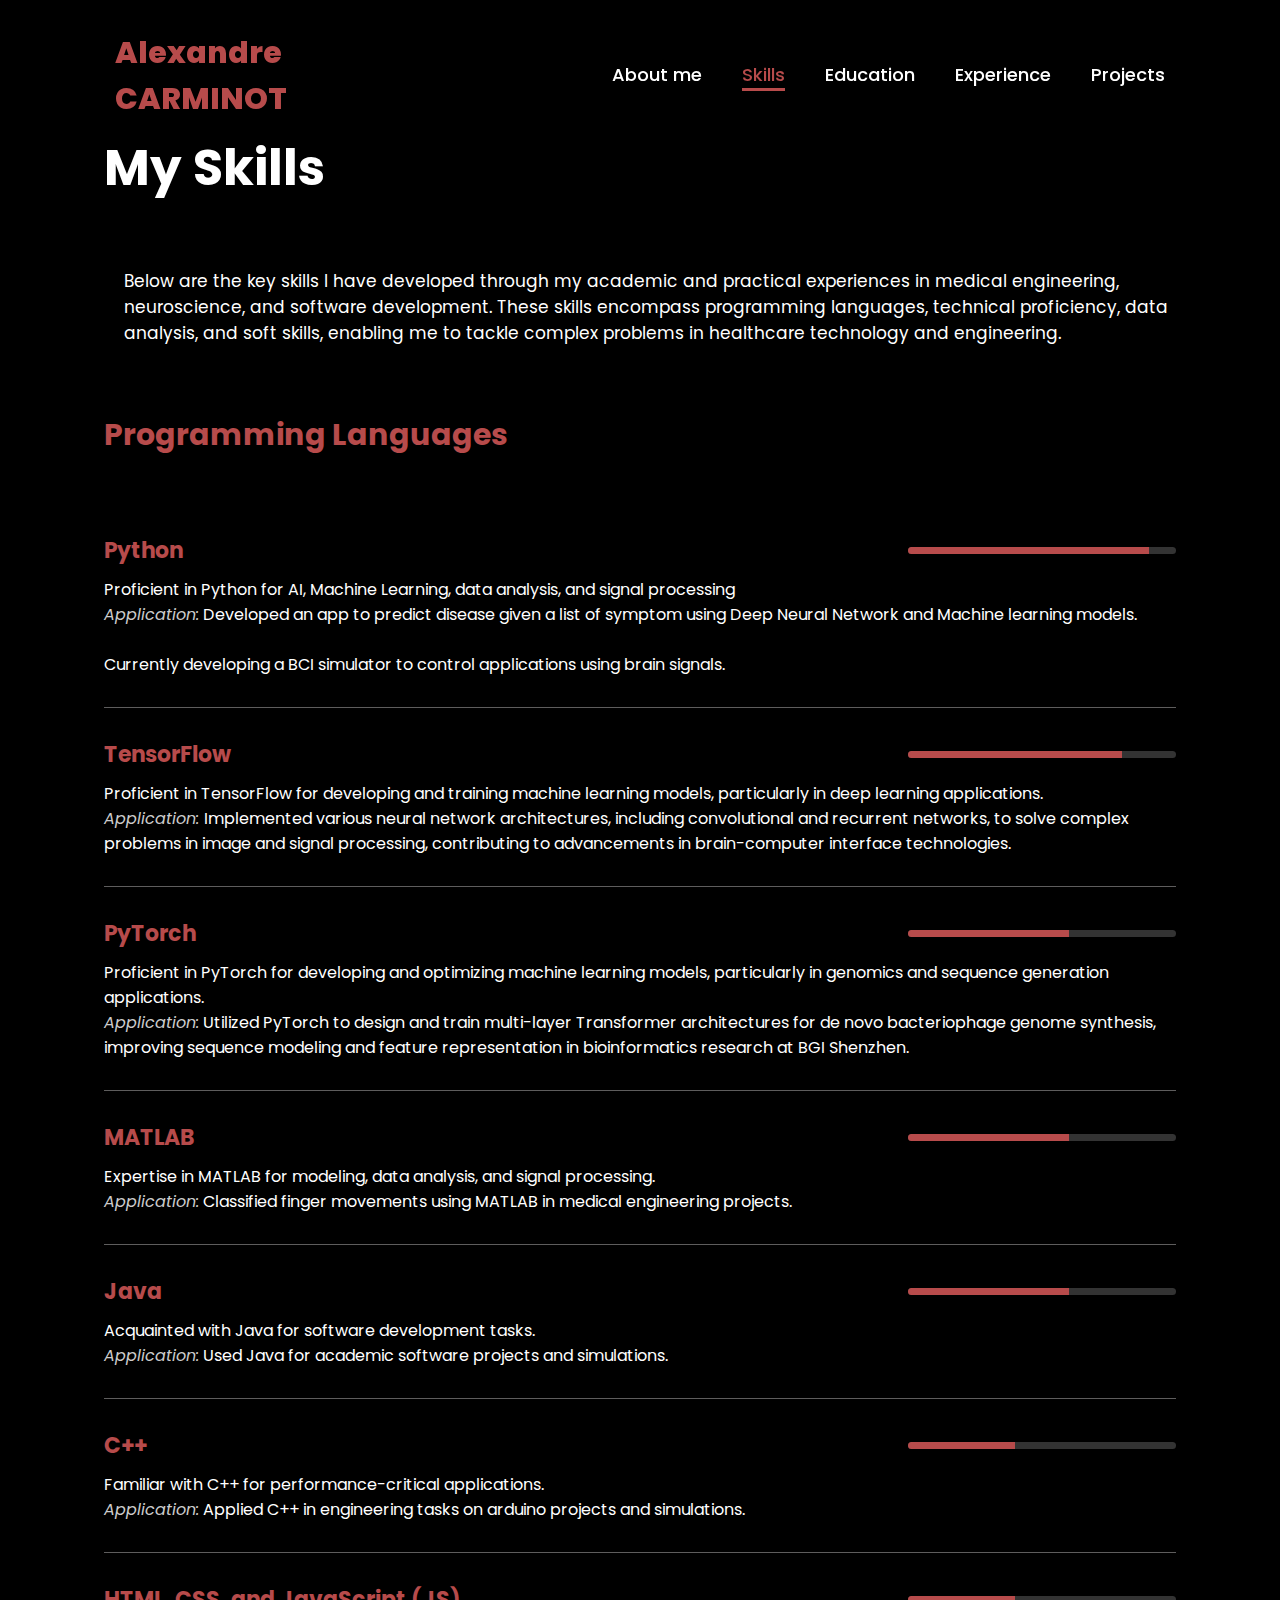
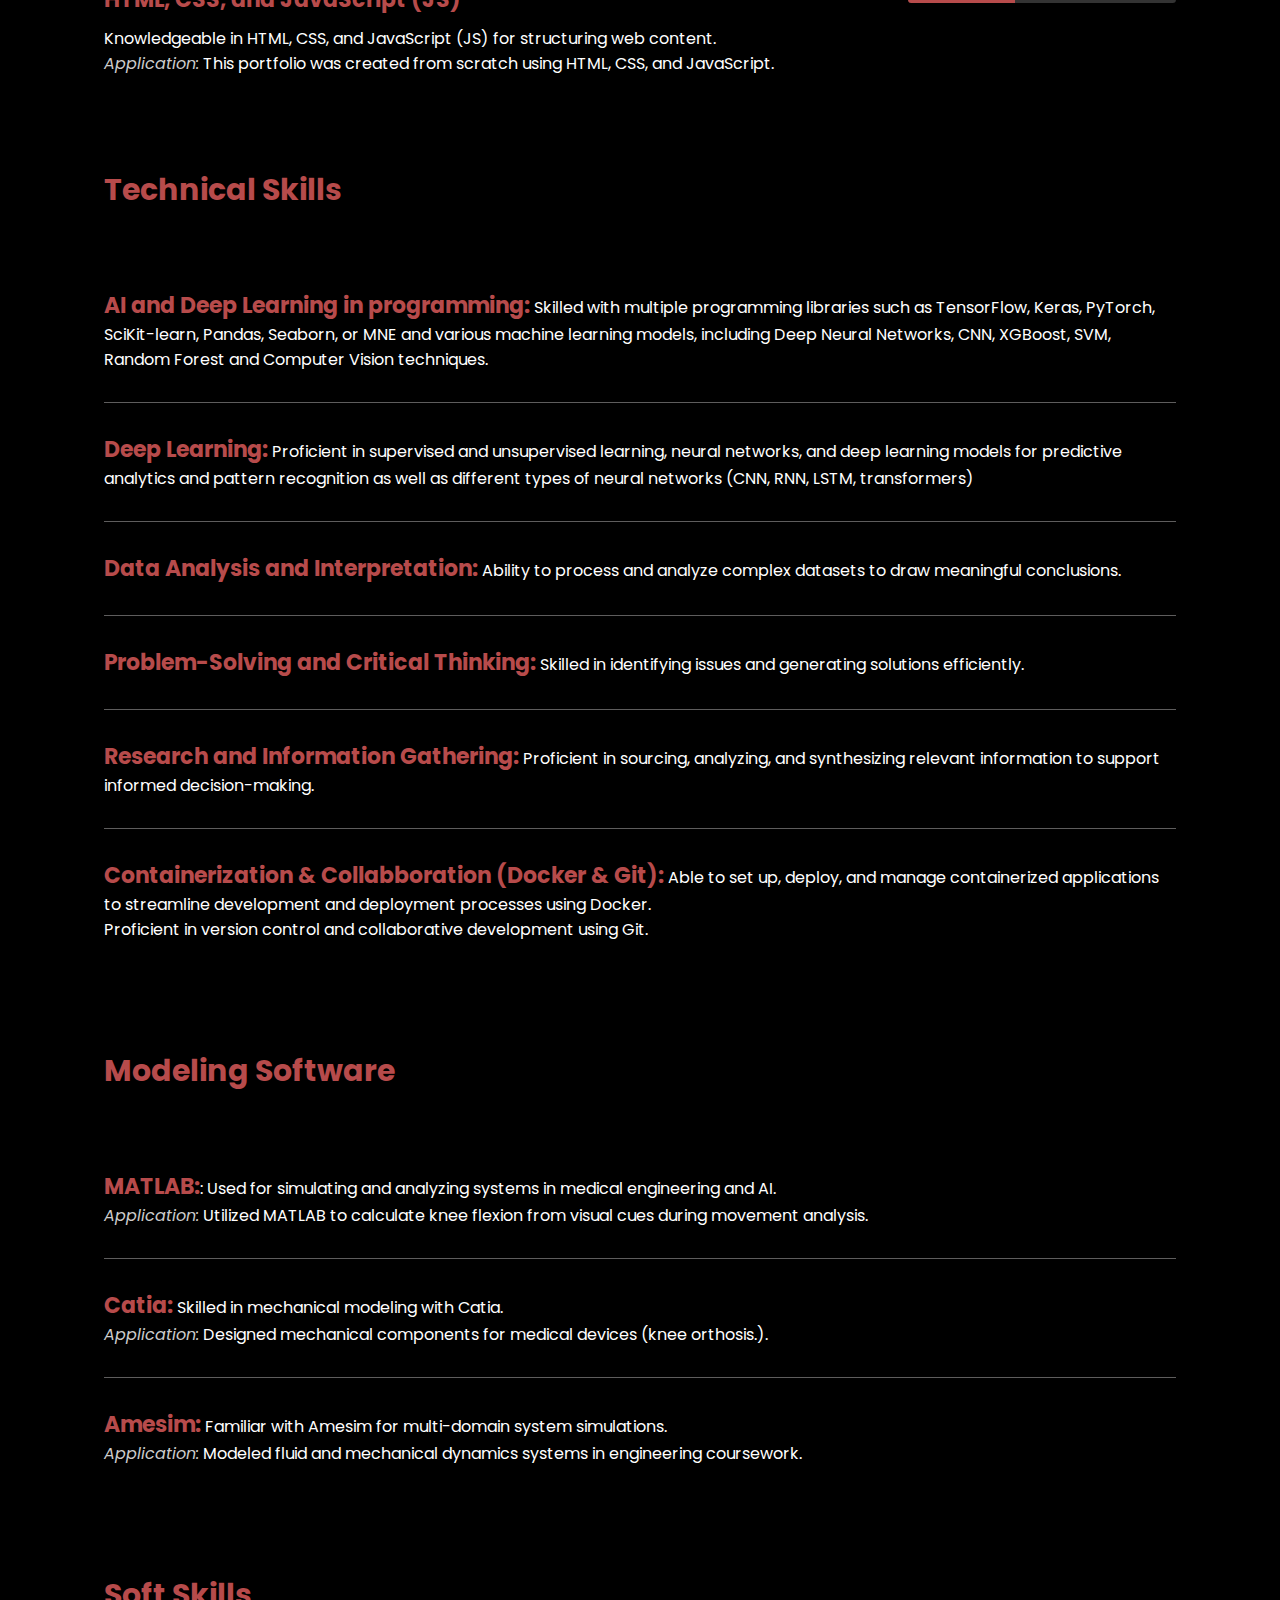
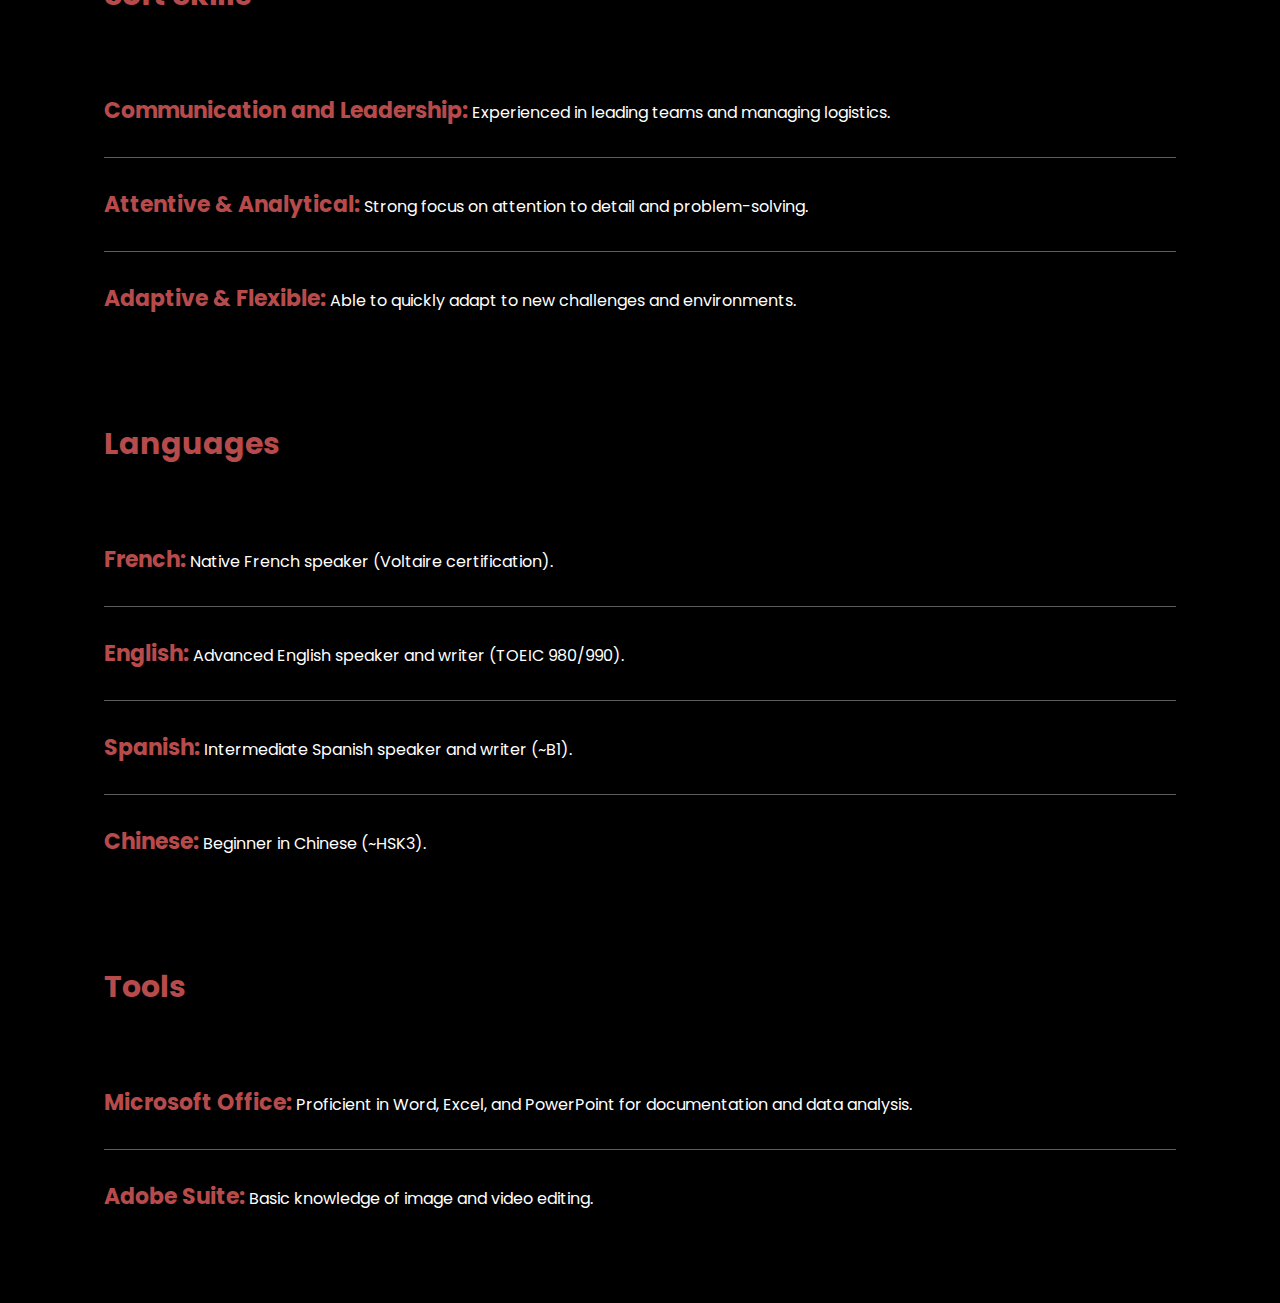
<file: skills.html>
<!DOCTYPE html>
<html lang="en">

<head>
    <meta charset="UTF-8">
    <meta name="viewport" content="width=device-width, initial-scale=1.0">
    <title>Skills | Alexandre Carminot</title>
    <link rel="icon" type="image/x-icon" href="assets/portfolio.ico">
    <link rel="stylesheet" href="style.css">
</head>

<body>
    <div class="hamburger-menu" style="position: absolute; top: 30px; right: 30px;">
        <div class="line"></div>
        <div class="line"></div>
        <div class="line"></div>
    </div>
    <header>
        <a href="index.html" class="logo">Alexandre<br>CARMINOT</a>
        <nav>
            <a href="index.html">About me</a>
            <a href="skills.html" class="active">Skills</a>
            <a href="education.html">Education</a>
            <a href="experience.html">Experience</a>
            <a href="projects.html">Projects</a>
        </nav>
    </header>

    <section>

        <h1>My Skills</h1>
        <br>
        <br>
        <div class="description">
            <p>Below are the key skills I have developed through my academic and practical experiences in medical
                engineering, neuroscience, and software development. These skills encompass programming languages,
                technical
                proficiency, data analysis, and soft skills, enabling me to tackle complex problems in healthcare
                technology
                and engineering.</p>
        </div>
        <br>
        <h2>Programming Languages</h2>
        <br>
        <ul class="skills-list">
            <li>
                <div class="skill-header">
                    <strong>Python </strong>
                    <div class="progress-bar">
                        <div class="progress" style="width: 90%;"></div>
                    </div>
                </div>
                Proficient in Python for AI, Machine Learning, data analysis, and signal processing <br>
                <em>Application:</em> Developed an app to predict disease given a list of symptom using Deep Neural
                Network and Machine learning models.<br> <br>
                Currently developing a BCI simulator to control applications using brain signals.
            </li>
            <li>
                <div class="skill-header">
                    <strong>TensorFlow</strong>
                    <div class="progress-bar">
                        <div class="progress" style="width: 80%;"></div>
                    </div>
                </div>
                Proficient in TensorFlow for developing and training machine learning models, particularly in deep
                learning applications.<br>
                <em>Application: </em>Implemented various neural network architectures, including convolutional and
                recurrent networks, to solve complex problems in image and signal processing, contributing to
                advancements in brain-computer interface technologies.
            </li>
            <li>
                <div class="skill-header">
                    <strong>PyTorch</strong>
                    <div class="progress-bar">
                        <div class="progress" style="width: 60%;"></div>
                    </div>
                </div>
                Proficient in PyTorch for developing and optimizing machine learning models,
                 particularly in genomics and sequence generation applications.<br>
                <em>Application:</em> Utilized PyTorch to design and train multi-layer Transformer 
                architectures for de novo bacteriophage genome synthesis, improving sequence modeling
                and feature representation in bioinformatics research at BGI Shenzhen.
            </li>
            <li>
                <div class="skill-header">
                    <strong>MATLAB</strong>
                    <div class="progress-bar">
                        <div class="progress" style="width: 60%;"></div>
                    </div>
                </div>
                Expertise in MATLAB for modeling, data analysis, and signal processing.<br>
                <em>Application:</em> Classified finger movements using MATLAB in medical engineering projects.
            </li>
            <li>
                <div class="skill-header">
                    <strong>Java</strong>
                    <div class="progress-bar">
                        <div class="progress" style="width: 60%;"></div>
                    </div>
                </div>
                Acquainted with Java for software development tasks.<br>
                <em>Application:</em> Used Java for academic software projects and simulations.
            </li>
            <li>
                <div class="skill-header">
                    <strong>C++</strong>
                    <div class="progress-bar">
                        <div class="progress" style="width: 40%;"></div>
                    </div>
                </div>
                Familiar with C++ for performance-critical applications.<br>
                <em>Application:</em> Applied C++ in engineering tasks on arduino projects and simulations.
            </li>
            
            <li>
                <div class="skill-header">
                    <strong>HTML, CSS, and JavaScript (JS)</strong>
                    <div class="progress-bar">
                        <div class="progress" style="width: 40%;"></div>
                    </div>
                </div>
                Knowledgeable in HTML, CSS, and JavaScript (JS) for structuring web content.<br>
                <em>Application:</em> This portfolio was created from scratch using HTML, CSS, and JavaScript.
            </li>

        </ul>
        <br>
        <h2>Technical Skills</h2>
        <br>
        <ul>

            <li><strong>AI and Deep Learning in programming:</strong> Skilled with multiple programming libraries
                such as TensorFlow, Keras, PyTorch, SciKit-learn, Pandas, Seaborn, or MNE and various machine learning
                models, including Deep Neural Networks, CNN, XGBoost, SVM, Random Forest and Computer Vision techniques.
            </li>
            <li><strong>Deep Learning:</strong> Proficient in supervised and unsupervised learning, neural networks,
                and deep learning models for predictive analytics and pattern recognition as well as different types of
                neural networks (CNN, RNN, LSTM, transformers)
            </li>
            <li><strong>Data Analysis and Interpretation:</strong> Ability to process and analyze complex datasets to
                draw meaningful conclusions.
            </li>


            <li><strong>Problem-Solving and Critical Thinking:</strong> Skilled in identifying issues and generating
                solutions efficiently.
            </li>
            <li><strong>Research and Information Gathering:</strong> Proficient in sourcing, analyzing, and synthesizing
                relevant information to support informed decision-making.
            </li>
            <li><strong>Containerization & Collabboration (Docker & Git):</strong>
                Able to set up, deploy, and manage containerized applications to streamline development and deployment
                processes using Docker.<br>
                Proficient in version control and collaborative development using Git.

            </li>
        </ul>
        <br>

        <h2>Modeling Software</h2>
        <br>

        <ul>
            <li><strong>MATLAB:</strong>: Used for simulating and analyzing systems in medical engineering and AI.
                <br>
                <em>Application:</em> Utilized MATLAB to calculate knee flexion from visual cues during movement
                analysis.
            </li>
            <li><strong>Catia:</strong> Skilled in mechanical modeling with Catia. <br> <em>Application:</em>
                Designed
                mechanical components for medical devices (knee orthosis.).</li>
            <li><strong>Amesim:</strong> Familiar with Amesim for multi-domain system simulations. <br>
                <em>Application:</em> Modeled fluid and mechanical dynamics systems in engineering coursework.
            </li>
        </ul>


        <br>
        <h2>Soft Skills</h2>
        <br>

        <ul>
            <li><strong>Communication and Leadership:</strong> Experienced in leading teams and managing logistics.

            </li>
            <li><strong>Attentive & Analytical:</strong> Strong focus on attention to detail and problem-solving.
            </li>
            <li><strong>Adaptive & Flexible:</strong> Able to quickly adapt to new challenges and environments.
            </li>
        </ul>
        <br>

        <h2>Languages</h2>
        <br>

        <ul>
            <li><strong>French:</strong> Native French speaker (Voltaire certification).
            </li>
            <li><strong>English:</strong> Advanced English speaker and writer (TOEIC 980/990).
            </li>
            <li><strong>Spanish:</strong> Intermediate Spanish speaker and writer (~B1).
            </li>
            <li><strong>Chinese:</strong> Beginner in Chinese (~HSK3).
            </li>
        </ul>
        <br>

        <h2>Tools</h2>
        <br>

        <ul>
            <li><strong>Microsoft Office:</strong> Proficient in Word, Excel, and PowerPoint for documentation and data
                analysis. </li>
            <li><strong> Adobe Suite:</strong> Basic knowledge of image and video editing.</li>
        </ul>
    </section>
    <script src="scripts.js"></script>
</body>

</html>
</file>
<file: style.css>
@import url('https://fonts.googleapis.com/css2?family=Poppins:wght@100;200;300;400;500;600&display=swap');

* {
    margin: 0;
    padding: 0;
    box-sizing: border-box;
    text-decoration: none;
    border: none;
    outline: none;
    font-family: 'Poppins', sans-serif;
}

html {
    font-size: 62.5%;
    scroll-behavior: smooth;
}

body {
    width: 100%;
    height: 100vh;
    overflow-x: hidden;
    scroll-behavior: smooth;
    background-color: black;
    color: white;
}

header {
    margin-top: 20px;
    margin-bottom: 3rem;

    position: fixed;
    top: 0;
    left: 0;
    width: 100%;
    padding: 1rem 9%;
    background-color: transparent;
    filter: drop-shadow(10px);
    display: flex;
    justify-content: space-between;
    align-items: center;
    z-index: 100;
}

.skills-list {
    list-style-type: none;
    padding: 0;
}

.skill-header {
    display: flex;
    align-items: center;
    margin-bottom: 10px;
    justify-content: space-between;
}

.skill-header strong {
    margin-right: 20px;
}

.progress-bar {
    width: 25%;
    height: 7px;
    background-color: #333;
    border-radius: 4px;
    overflow: hidden;
}

.progress {
    height: 100%;
    background-color: #b74b4b;
    transition: width 0.5s ease-in-out;
}

.skills-list li {
    margin-bottom: 15px;
}

.skills-list p {
    margin: 5px 0;
}

.popup {
    display: none;
    position: fixed;
    z-index: 1;
    left: 0;
    top: 0;
    width: 100%;
    height: 100%;
    overflow: auto;
    background-color: rgba(0, 0, 0, 0.5);
    backdrop-filter: blur(5px);
}

.popup-content {
    background-color: white;
    margin: 10% auto;
    padding: 20px;
    border-radius: 10px;
    width: 100%;
    max-width: 500px;
    box-shadow: 0 0 10px rgba(0, 0, 0, 0.5);
}

.popup-content h2 {
    margin-top: 0;
}

.popup-content label {
    display: block;
    margin: 10px 0 5px;
}

.popup-content input,
.popup-content textarea {
    width: 100%;
    padding: 10px;
    margin-bottom: 10px;
    border: 1px solid #ccc;
    border-radius: 5px;
}

.popup-content button {
    background-color: #64676b;
    color: white;
    border: none;
    padding: 10px 20px;
    border-radius: 5px;
    cursor: pointer;
}

.popup-content button:hover {
    background-color: #b30000;
}

.logo {
    font-size: 3rem;
    color: #b74b4b;
    font-weight: 800;
    cursor: pointer;
    transition: 0.5s ease;
}

.logo:hover {
    transform: scale(1.1);
}

.close-btn {
    background-color: red;
    color: white;
    border: none;
    padding: 5px 10px;
    border-radius: 50%;
    cursor: pointer;
    position: absolute;
    top: 20px;
    right: 20px;
}

nav {
    display: flex;
}

nav a {
    font-size: 1.8rem;
    color: white;
    margin-left: 4rem;
    font-weight: 500;
    transition: 0.3s ease;
    border-bottom: 3px solid transparent;
}

nav a:hover,
nav a.active {
    color: var(--hover-color, #b74b4b);
    border-bottom: 3px solid var(--hover-color, #b74b4b);
}

@media screen and (max-width: 800px) {
    nav {
        display: none;
        position: absolute;
        flex-direction: column;
        top: 100%;
        left: 0;
        width: 100%;
        background-color: rgb(0, 0, 0);
        padding: 10px;
    }

    nav a {
        display: block;
        margin: 10px 0;
    }

    .hamburger-menu {
        display: flex;
        flex-direction: column;
        cursor: pointer;
        margin-right: 20px;
        z-index: 9999;
    }

    .hamburger-menu .line {
        width: 25px;
        height: 3px;
        background-color: #333;
        margin: 3px;
    }

    .btn {
        z-index: 9999;
    }

    nav.show {
        display: flex;
    }

    header .logo {
        display: none;
    }



    #section0 h1 {
        margin-top: 1200px;
    }



    .scroll-down-arrow,
    .scroll-up-arrow {
        display: none;
    }

    #section0 .scroll-down-arrow {
        display: flex;
        bottom: -115vh;
        z-index: 9999;
        pointer-events: auto;
        transform: translateZ(0);
    }

}

.arrow {
    cursor: pointer;
    margin-left: 5px;
    /* Space between text and arrow */
    transition: transform 0.3s ease;
    /* Smooth rotation */

}

.description {
    margin-left: 20px;
    /* Indent description */
}

.toggle-description {
    background-color: transparent;
    border: none;
    color: white;
    cursor: pointer;
    text-decoration: underline;
}

.project-details {
    margin-top: 10px;
    /* Adds some space above the details */
}

section {
    min-height: 100vh;
    padding: 5rem 9% 5rem;
    padding: 3rem 5%;
    max-width: 1200px;
    margin: 0 auto;
    z-index: 1;
    overflow: visible;
}

.disabled {
    pointer-events: none;
    opacity: 0.5;
}

.home {
    display: flex;
    color: white;

    justify-content: center;
    align-items: center;
    gap: 8rem;
    background-color: black;
}

.home .home-content h1 {
    font-size: 6rem;
    font-weight: 700;
    line-height: 1.6;
}

span {
    color: #b74b4b;
}

.home-content h3 {
    font-size: 4rem;
    margin-bottom: 1rem;
    font-weight: 700;
}

.home-content p {
    font-size: 1.6rem;
}

.home-img {
    border-radius: 50%;
}

.home-img img {
    position: relative;
    width: 32vw;
    border-radius: 50%;
    box-shadow: 0 0 25px solid #b74b4b;
    cursor: pointer;
    transition: 0.2s linear;
}

.home-img img:hover {
    font-size: 1.8rem;
    font-weight: 500;
}

.full-page {
    height: 100vh;
    /* Full height */
    display: flex;
    justify-content: center;
    align-items: center;
    flex-direction: column;
    opacity: 0;
    /* Start invisible */
    transform: translateY(20px);
    /* Slide-in effect */
    transition: opacity 1s ease, transform 1s ease;
    /* Smooth transition */
}

.full-page.active {
    opacity: 1;
    /* Fully visible */
    transform: translateY(0);
    /* Bring into view */
}

.fade {
    opacity: 0;
    /* Start fully transparent */
    transition: opacity 0.5s ease-in-out;
    /* Smooth transition for opacity */
}

.fade.show {
    opacity: 1;
    /* Fully visible */
}

.social-icons a {
    display: inline-flex;
    justify-content: center;
    align-items: center;
    width: 4rem;
    height: 4rem;
    background-color: transparent;
    border: 0.2rem solid #b74b4b;
    font-size: 2rem;
    border-radius: 50%;
    margin: 3rem 1.5rem 3rem 0;
    transition: 0.3s ease;
    color: #b74b4b;
}

.social-icons a:hover {
    color: black;
    transform: scale(1.3) translateY(-5px);
    background-color: #b74b4b;
    box-shadow: 0 0 25px #b74b4b;
}

.btn {
    display: inline-block;
    padding: 1rem 2.8rem;
    background-color: black;
    border-radius: 4rem;
    font-size: 1.6rem;
    color: #b74b4b;
    letter-spacing: 0.3rem;
    font-weight: 600;
    border: 2px solid #b74b4b;
    transition: 0.3s ease;
    cursor: pointer;
    margin-top: 15px;
    margin-bottom: 15px;
    margin-right: 15px;
}

.btn:hover {
    transform: scale3d(1.03);
    background-color: #b74b4b;
    color: black;
    box-shadow: 0 0 25px #b74b4b;
}

.typing-text {
    font-size: 34px;
    font-weight: 600;
    min-width: 280px;
}

.typing-text span {
    position: relative;
}

.typing-text span::before {
    content: "Machine Learning Engineer";
    color: #b74b4b;
    animation: words 20s infinite;
}

.typing-text span::after {
    content: "";
    background-color: black;
    position: absolute;
    width: calc(100% + 8px);
    height: 100%;
    border-left: 3px solid black;
    right: -8;
    animation: cursor 0.6s infinite;
}

.modal {
    display: none;
    /* Hidden by default */
    position: fixed;
    /* Stay in place */
    z-index: 1000;
    /* Sit on top */
    left: 100px;
    top: 0;
    width: 150%;
    /* Full width */
    height: 100%;
    /* Full height */
    overflow: auto;
    /* Enable scroll if needed */
    background-color: rgba(0, 0, 0, 0.9);
    /* Black w/ opacity */
    padding: 50px;
    /* Padding */
}

.modal-content {
    margin: auto;
    display: block;
    width: 30%;
    /* Width of the image */
    max-width: 700px;
    /* Maximum width */
}

.close {
    position: relative;
    top: 10px;
    right: 50px;
    color: white;
    font-size: 50px;
    font-weight: bold;
    cursor: pointer;
}

.close:hover,
.close:focus {
    color: #bbb;
    text-decoration: none;
    cursor: pointer;
}



.scroll-down-arrow,
.scroll-up-arrow {
    position: absolute;
    left: 50%;
    transform: translateX(-50%);
    font-size: 2rem;
    animation: bounce 2s infinite;
    cursor: pointer;
    z-index: 1000;
    /* Ensure it's above other elements */
    padding: 10px;
}

#section0 .scroll-down-arrow,
#section2 .scroll-up-arrow,
#section2 .scroll-down-arrow,
#section4 .scroll-up-arrow {
    color: #b74b4b;
}

#section1 .scroll-down-arrow,
#section1 .scroll-up-arrow,
#section3 .scroll-down-arrow,
#section3 .scroll-up-arrow {
    color: 'black';
}


.scroll-down-arrow {
    bottom: 30px;
}

.scroll-up-arrow {
    top: 150px;
}

h1 {
    font-size: 5rem;
    /* Adjust heading size */
    margin-bottom: 3rem;
    /* Add space below the main heading */
    z-index: 1;
    margin-top: 100px;

}

#section1 h1,
#section2 h1,
#section3 h1 {
    margin-top: -50px;
}

.description p {
    font-size: 1.7rem;
    /* Adjust paragraph size */
    margin-bottom: 2rem;
    /* Add space below the paragraph */
}

p {
    font-size: 2rem;
    /* Set the paragraph font size to match list items */
    margin-bottom: 3rem;
    /* Add space below the paragraph */
}

h2 {
    font-size: 3rem;
    /* Size of subheadings */
    margin-top: 3rem;
    /* Space above subheadings */
    margin-bottom: 3rem;
    /* Space below subheadings */
    color: #b74b4b;
    /* Optional: color for subheadings */
}

ul {
    list-style-type: none;
    /* Remove default list styling */
    padding: 0;
    /* Remove padding from the list */
}

li {
    margin: 3rem 0;
    /* Space between list items */
    font-size: 1.6rem;
    /* Adjust size for list items */
    border-bottom: 1.5px solid #5e5d5d;
    /* Optional: add a separator */
    padding-bottom: 3rem;
    /* Space below list item text */
}

li strong {
    color: #b74b4b;
    /* Color for skill names */
    font-size: 2.2rem;
}

ul li:last-child {
    border-bottom: none;
    /* Remove the bottom border for the last list item */
}

li em {
    color: #ccc;
    /* Color for examples */
    font-size: 1.6rem;
    /* Slightly smaller size for examples */
}

@keyframes bounce {

    0%,
    20%,
    50%,
    80%,
    100% {
        transform: translateY(0) translateX(-50%);
    }

    40% {
        transform: translateY(-30px) translateX(-50%);
    }

    60% {
        transform: translateY(-15px) translateX(-50%);
    }
}

@keyframes cursor {
    to {
        border-left: 3px solid #b74b4b;
    }
}
@keyframes words{
    0%, 25%{
        content: "Medical Engineer";
    }
    26%, 50%{
        content: "Deep Learning Engineer";
    }
    51%, 75%{
        content: "Python Enthusiast";
    }
    76%, 100%{
        content: "Dreamer";
    }
}
</file>
